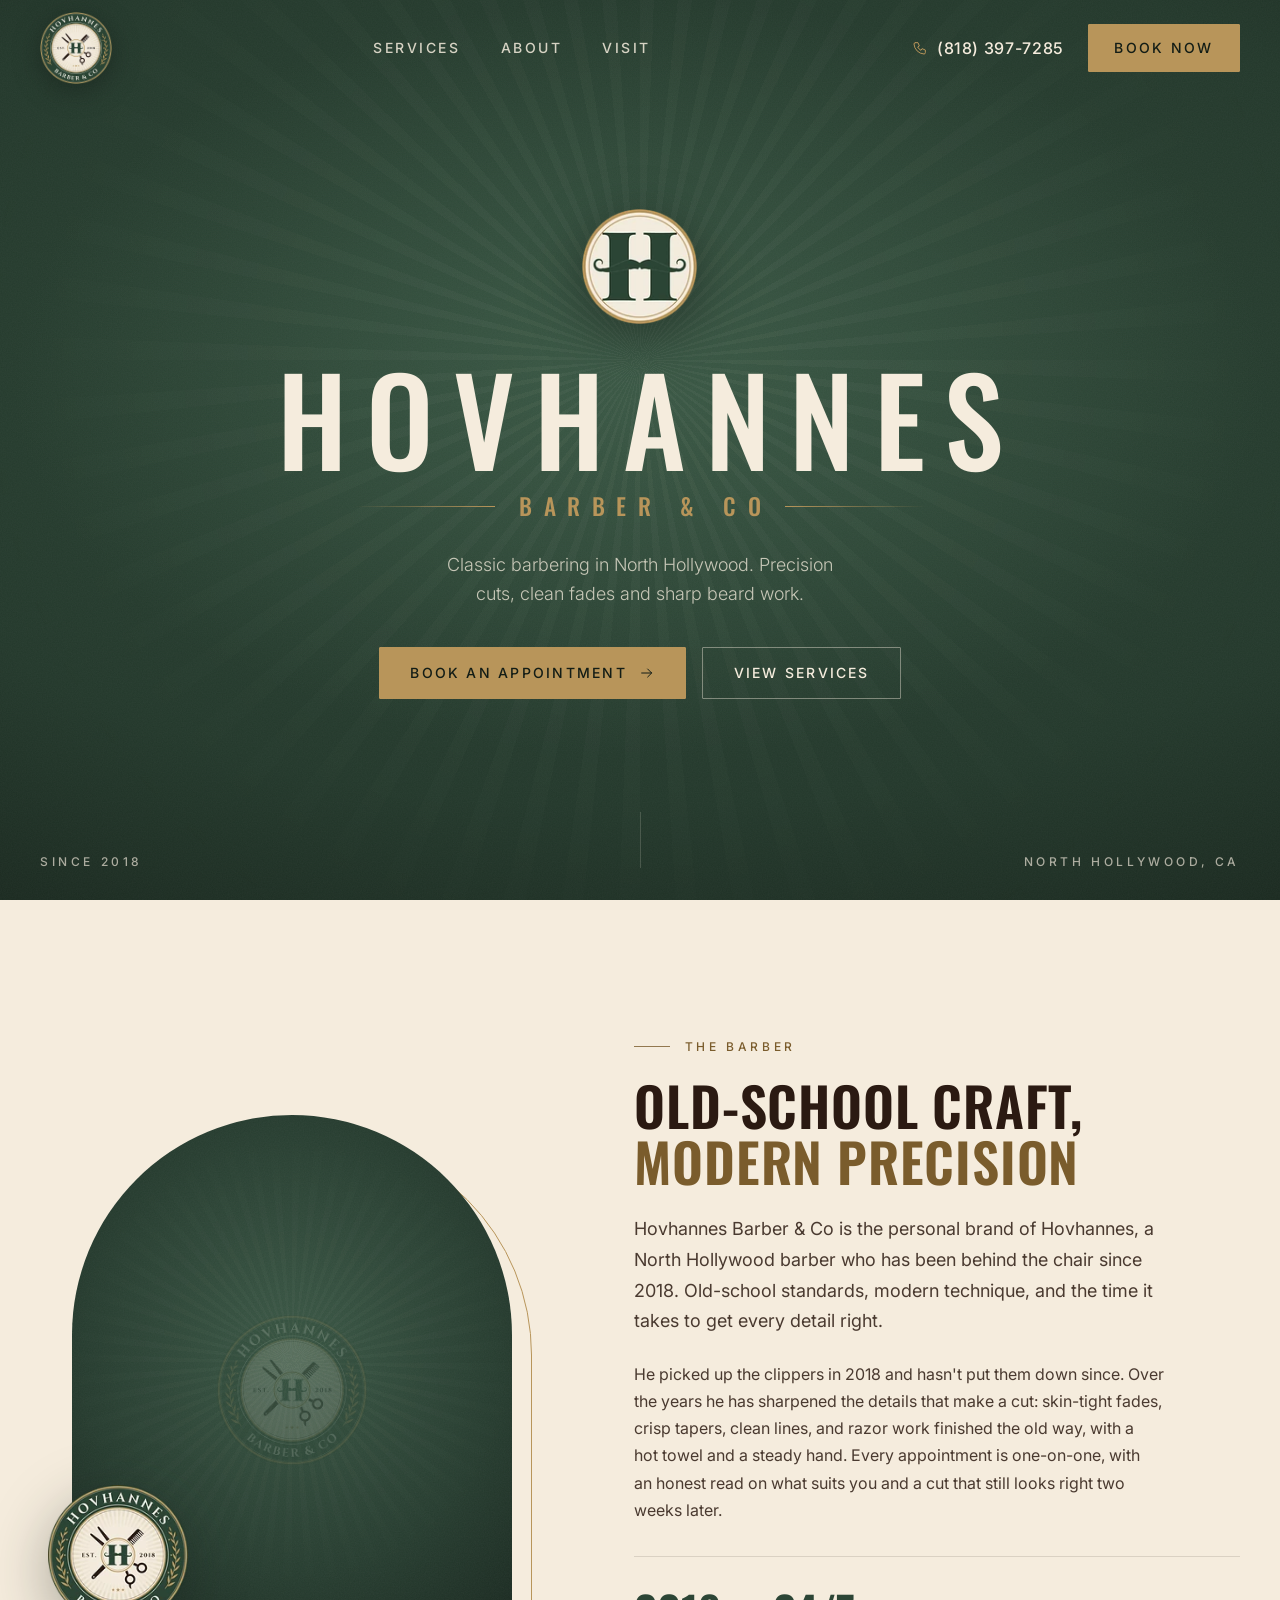
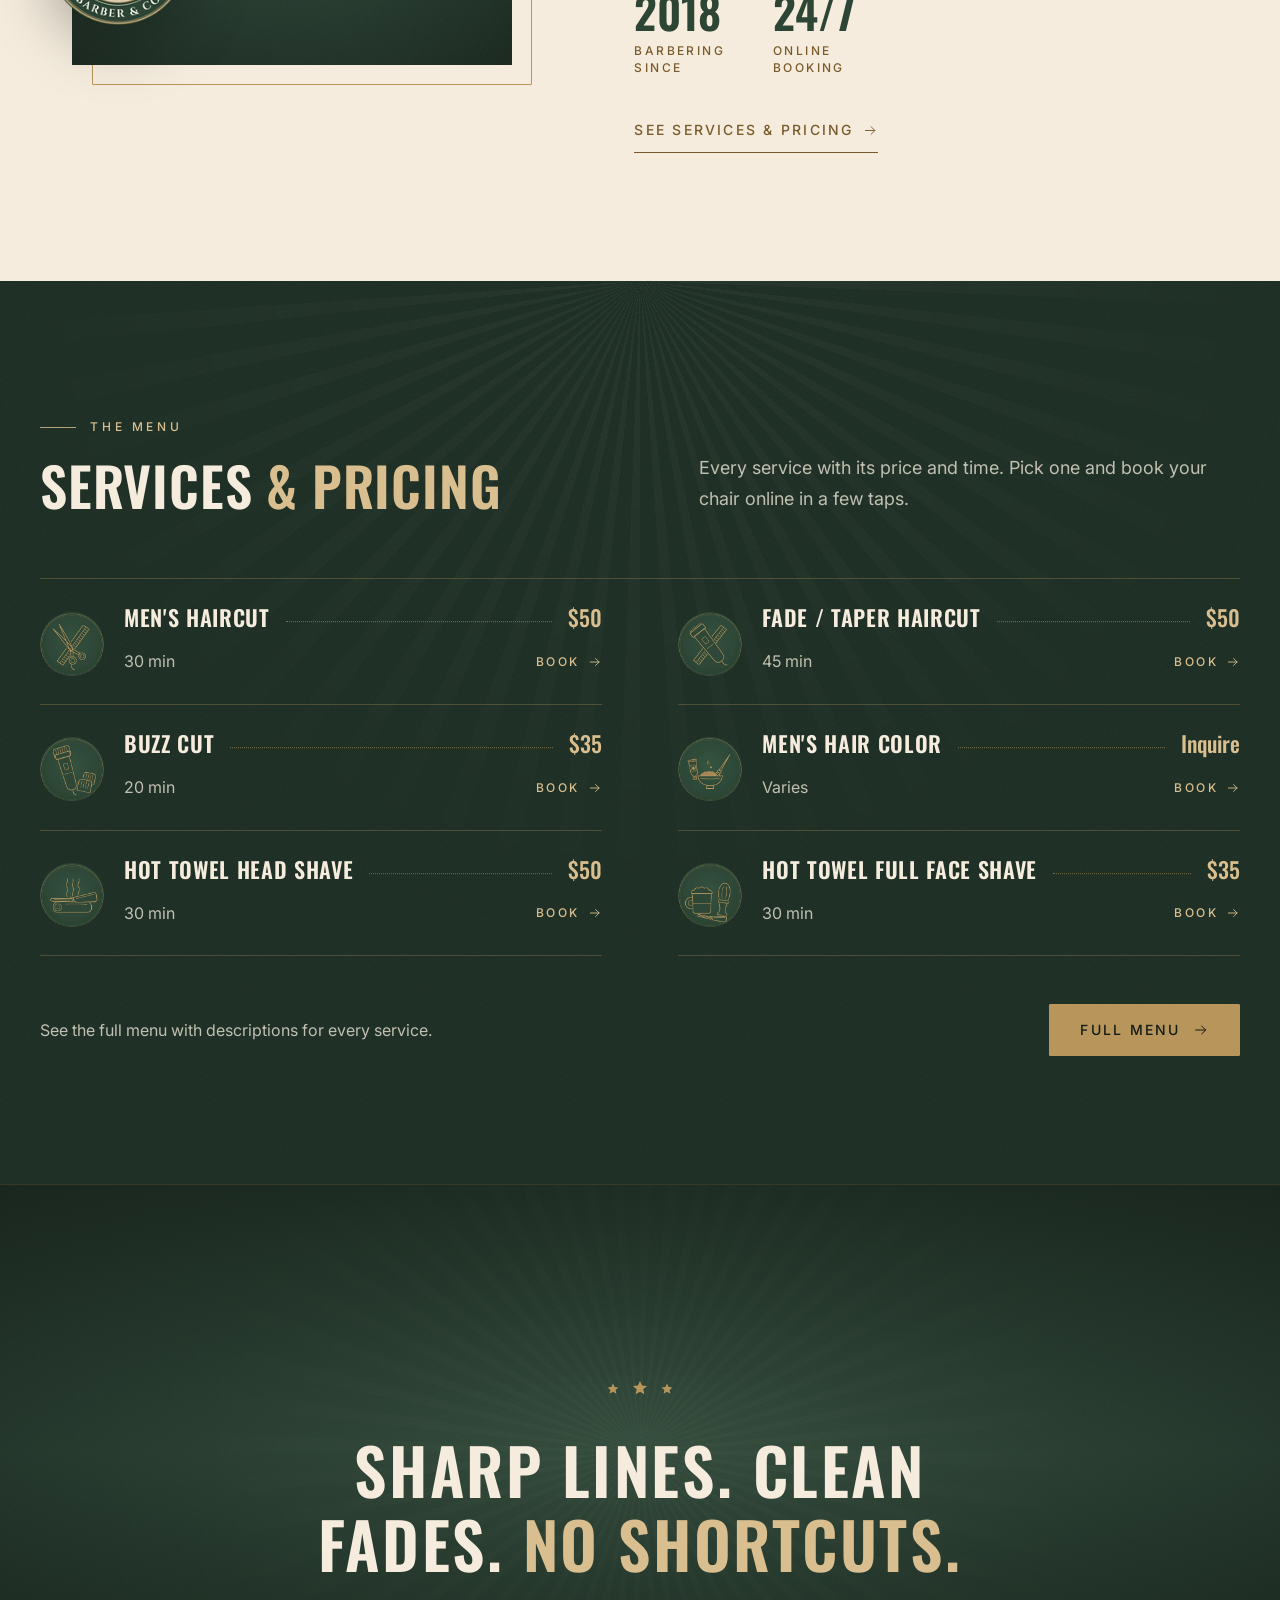
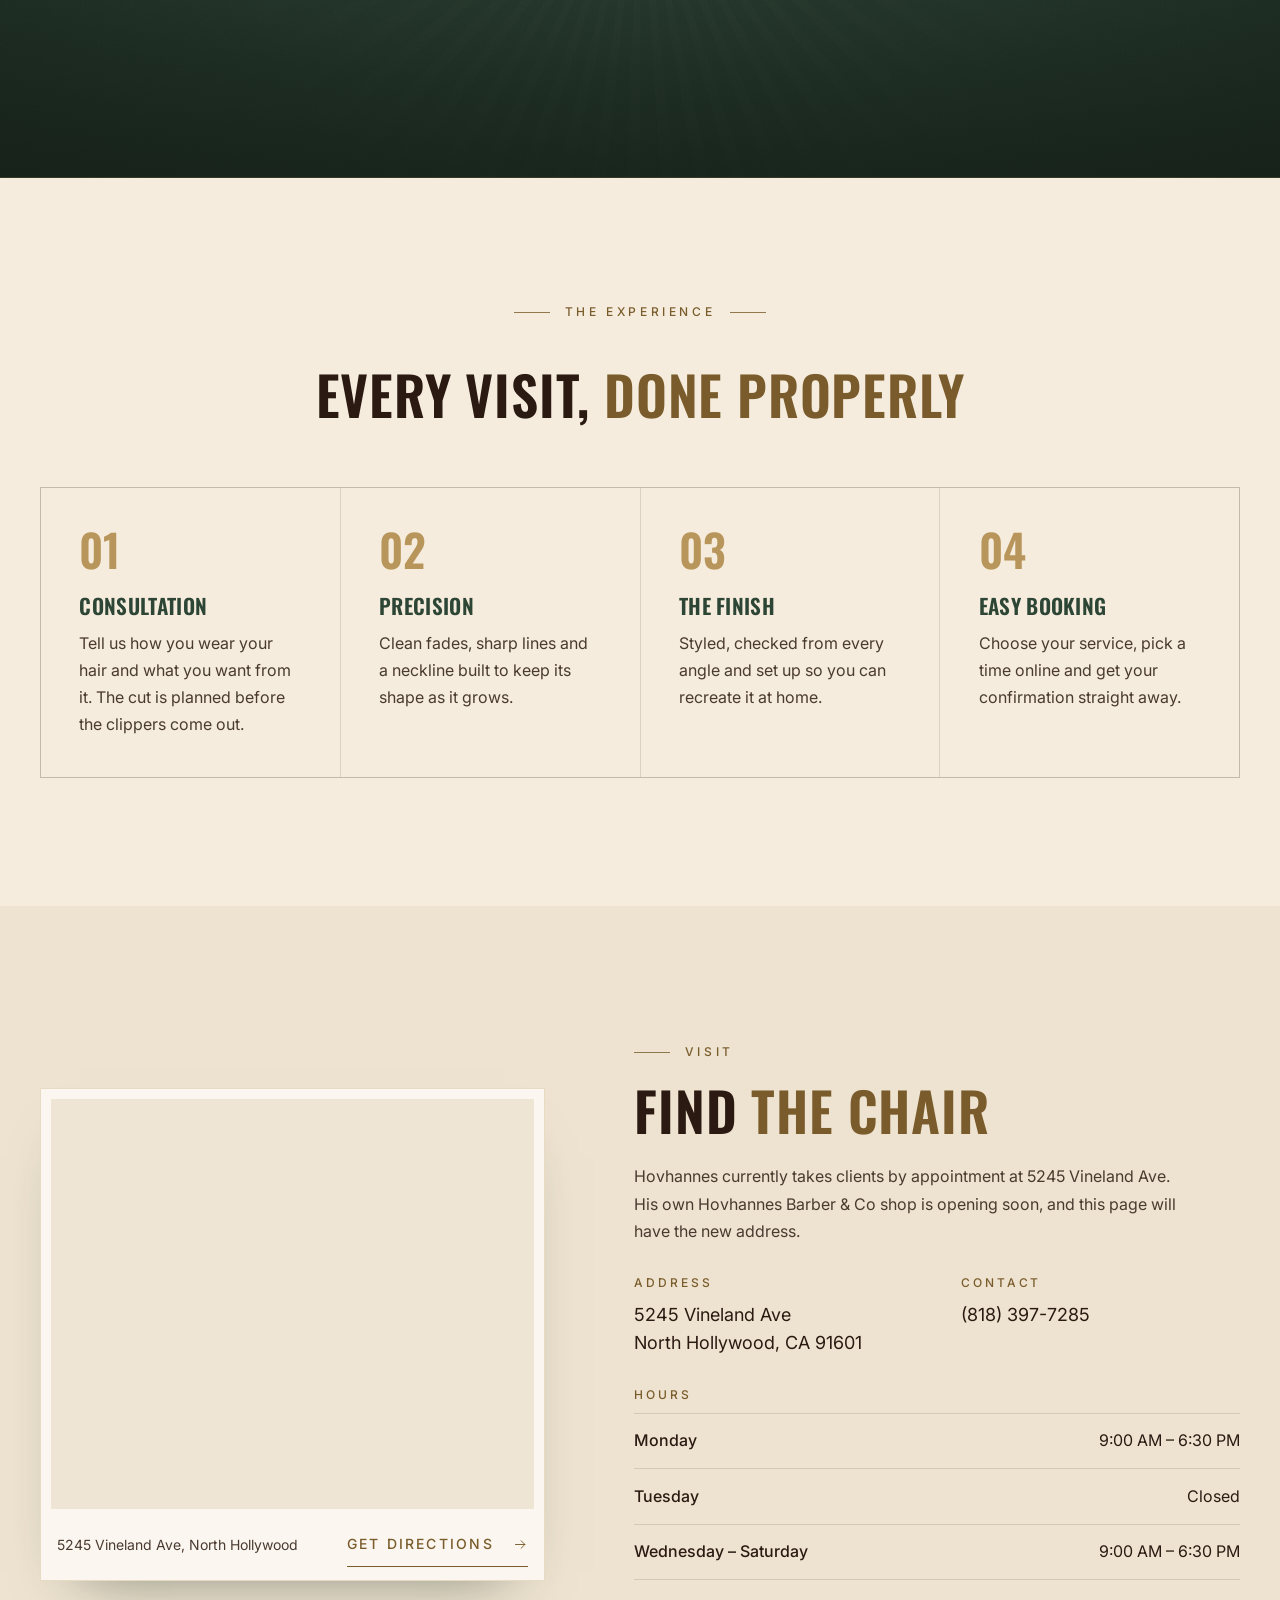
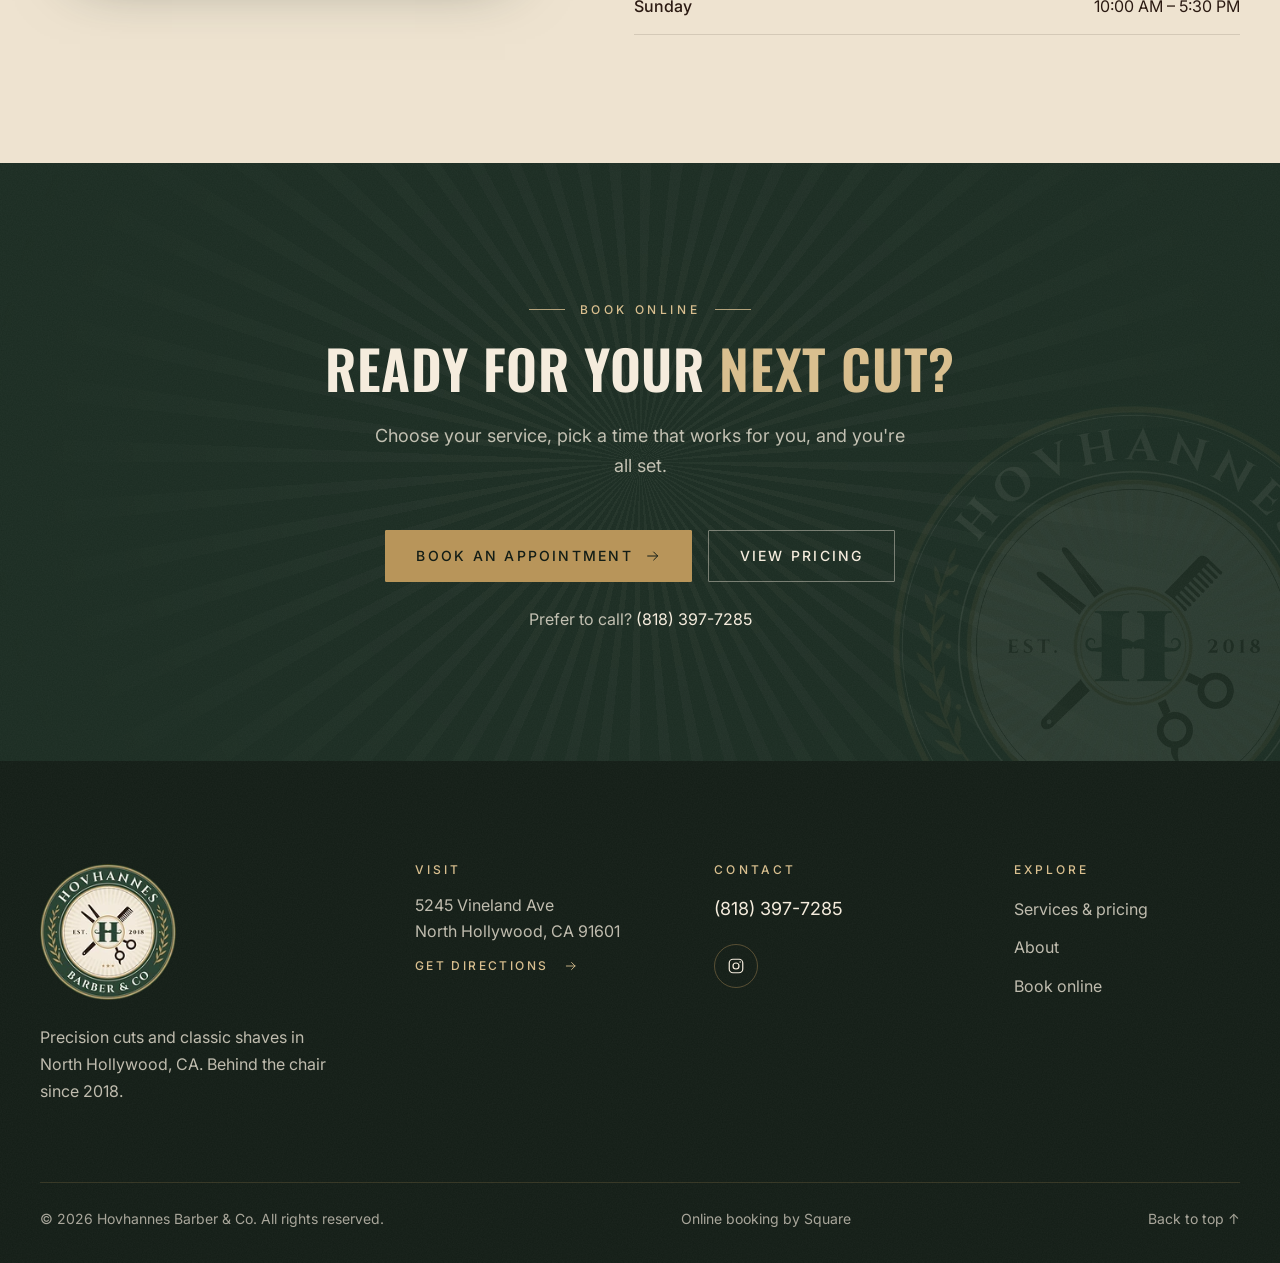
<file: index.html>
<!doctype html>
<html lang="en">
<head>
  <meta charset="utf-8">
  <meta name="viewport" content="width=device-width, initial-scale=1">
  <title>Hovhannes Barber &amp; Co | Barber in North Hollywood, CA</title>
  <meta name="description" content="North Hollywood barber since 2018. Precision haircuts, fades, tapers, men's hair color, hot towel shaves and beard work at 5245 Vineland Ave. Book online.">
  <meta name="theme-color" content="#2C4535">
  <link rel="canonical" href="https://hovhannesbarberco.com/">

  <meta property="og:type" content="website">
  <meta property="og:site_name" content="Hovhannes Barber &amp; Co">
  <meta property="og:title" content="Hovhannes Barber &amp; Co | Barber in North Hollywood, CA">
  <meta property="og:description" content="Precision cuts, clean fades and hot towel shaves in North Hollywood, CA. Book online.">
  <meta property="og:url" content="https://hovhannesbarberco.com/">
  <meta property="og:image" content="https://hovhannesbarberco.com/assets/img/og-image.jpg">
  <meta property="og:image:width" content="1200">
  <meta property="og:image:height" content="630">
  <meta name="twitter:card" content="summary_large_image">

  <link rel="icon" href="favicon.ico" sizes="any">
  <link rel="icon" type="image/png" sizes="32x32" href="assets/img/favicon-32.png">
  <link rel="apple-touch-icon" href="assets/img/apple-touch-icon.png">

  <link rel="preconnect" href="https://fonts.googleapis.com">
  <link rel="preconnect" href="https://fonts.gstatic.com" crossorigin>
  <link rel="stylesheet" href="https://fonts.googleapis.com/css2?family=Inter:wght@300..600&amp;family=Oswald:wght@500..600&amp;display=swap">
  <link rel="stylesheet" href="assets/css/styles.css">
  <script>document.documentElement.classList.add("js");</script>
  <!-- Microsoft Clarity -->
  <script type="text/javascript">
    (function(c,l,a,r,i,t,y){
        c[a]=c[a]||function(){(c[a].q=c[a].q||[]).push(arguments)};
        t=l.createElement(r);t.async=1;t.src="https://www.clarity.ms/tag/"+i;
        y=l.getElementsByTagName(r)[0];y.parentNode.insertBefore(t,y);
    })(window, document, "clarity", "script", "zjbyp3hwio");
  </script>

  <script type="application/ld+json">
  {
    "@context": "https://schema.org",
    "@type": "BarberShop",
    "name": "Hovhannes Barber & Co",
    "description": "North Hollywood barber since 2018: precision haircuts, fades, tapers, men's hair color, hot towel shaves and beard work, by appointment.",
    "url": "https://hovhannesbarberco.com/",
    "logo": "https://hovhannesbarberco.com/assets/img/badge-800.png",
    "image": "https://hovhannesbarberco.com/assets/img/og-image.jpg",
    "telephone": "+1-818-397-7285",
    "priceRange": "$$",
    "founder": { "@type": "Person", "name": "Hovhannes", "jobTitle": "Barber" },
    "address": {
      "@type": "PostalAddress",
      "streetAddress": "5245 Vineland Ave",
      "addressLocality": "North Hollywood",
      "addressRegion": "CA",
      "postalCode": "91601",
      "addressCountry": "US"
    },
    "hasMap": "https://www.google.com/maps/search/?api=1&query=5245+Vineland+Ave%2C+North+Hollywood%2C+CA+91601",
    "openingHours": ["Mo 09:00-18:30", "We-Sa 09:00-18:30", "Su 10:00-17:30"],
    "sameAs": ["https://www.instagram.com/barber_colorist_la/"]
  }
  </script>
</head>
<body>
  <a class="skip-link" href="#main">Skip to content</a>

  <header class="site-header">
    <div class="container site-header__inner">
      <a class="brand" href="/" aria-label="Hovhannes Barber &amp; Co, home">
        <img class="brand__badge" src="assets/img/badge-160.webp" srcset="assets/img/badge-160.webp 160w, assets/img/badge-320.webp 320w" sizes="72px" width="72" height="72" alt="">
      </a>

      <nav class="nav" aria-label="Main">
        <a href="/services">Services</a>
        <a href="#about">About</a>
        <a href="#visit">Visit</a>
      </nav>

      <div class="header-actions">
        <a class="header-phone tel-link" href="tel:+18183977285">
          <svg viewBox="0 0 24 24" fill="none" stroke="currentColor" stroke-width="1.5" stroke-linecap="round" stroke-linejoin="round" aria-hidden="true"><path d="M5 4h4l2 5-2.5 1.5a11 11 0 0 0 5 5L15 13l5 2v4a2 2 0 0 1-2 2A16 16 0 0 1 3 6a2 2 0 0 1 2-2"/></svg>
          (818) 397-7285
        </a>
        <a class="btn btn--gold" href="/services" data-book>Book now</a>
        <button class="menu-toggle" type="button" aria-expanded="false" aria-controls="mobile-nav" aria-label="Open menu">
          <span></span><span></span>
        </button>
      </div>
    </div>
  </header>

  <div class="mobile-nav tex" id="mobile-nav">
    <nav aria-label="Mobile">
      <ul>
        <li><a href="/">Home</a></li>
        <li><a href="/services">Services</a></li>
        <li><a href="#about">About</a></li>
        <li><a href="#visit">Visit</a></li>
      </ul>
    </nav>
    <div class="mobile-nav__foot">
      <a class="btn btn--gold btn--block" href="/services" data-book>Book an appointment</a>
      <div class="mobile-nav__contact">
        <a class="tel-link" href="tel:+18183977285">(818) 397-7285</a>
        <span>5245 Vineland Ave, North Hollywood, CA 91601</span>
      </div>
    </div>
  </div>

  <main id="main">

    <!-- ============ HERO ============ -->
    <section class="hero rays tex on-dark" aria-labelledby="hero-title">
      <div class="container hero__content">
        <img class="hero__mark"
             src="assets/img/monogram-120.webp"
             srcset="assets/img/monogram-120.webp 1x, assets/img/monogram-240.webp 2x, assets/img/monogram-360.webp 3x"
             width="120" height="120" fetchpriority="high" alt="">
        <h1 class="wordmark" id="hero-title">
          <span class="wordmark__name">Hovhannes</span>
          <span class="wordmark__sub"><span>Barber &amp; Co</span></span>
        </h1>
        <p class="hero__sub">Classic barbering in North Hollywood. Precision cuts, clean fades and sharp beard work.</p>
        <div class="hero__actions">
          <a class="btn btn--gold" href="/services" data-book>
            Book an appointment
            <svg viewBox="0 0 24 24" fill="none" stroke="currentColor" stroke-width="1.5" stroke-linecap="round" stroke-linejoin="round" aria-hidden="true"><path d="M4 12h15M13 6l6 6-6 6"/></svg>
          </a>
          <a class="btn btn--ghost" href="/services">View services</a>
        </div>
      </div>
      <div class="container hero__foot" aria-hidden="true">
        <span>Since 2018</span>
        <span class="scroll-cue"></span>
        <span>North Hollywood, CA</span>
      </div>
    </section>

    <!-- ============ ABOUT ============ -->
    <section class="section theme-cream" id="about" aria-labelledby="about-title">
      <div class="container split">
        <div class="frame" data-reveal>
          <div class="slot" data-slot="about-portrait">
            <!-- PHOTO SLOT about-portrait: portrait of Hovhannes at work (vertical, 4:5).
                 Uncomment and set the file name:
            <img src="assets/img/photos/about-portrait.jpg" alt="TODO: describe the photo" loading="lazy">
            -->
            <div class="slot__mark" aria-hidden="true"><span></span></div>
          </div>
          <img class="frame__badge" src="assets/img/badge-320.webp" srcset="assets/img/badge-160.webp 160w, assets/img/badge-320.webp 320w" sizes="140px" width="140" height="140" alt="" loading="lazy">
        </div>

        <div class="about-copy">
          <p class="eyebrow" data-reveal>The Barber</p>
          <h2 class="h2" id="about-title" data-reveal>Old-school craft, <em>modern precision</em></h2>
          <p class="lede" data-reveal>Hovhannes Barber &amp; Co is the personal brand of Hovhannes, a North Hollywood barber who has been behind the chair since 2018. Old-school standards, modern technique, and the time it takes to get every detail right.</p>
          <p class="muted" data-reveal>He picked up the clippers in 2018 and hasn't put them down since. Over the years he has sharpened the details that make a cut: skin-tight fades, crisp tapers, clean lines, and razor work finished the old way, with a hot towel and a steady hand. Every appointment is one-on-one, with an honest read on what suits you and a cut that still looks right two weeks later.</p>
          <div class="facts" data-reveal>
            <div>
              <span class="fact__value">2018</span>
              <span class="fact__label">Barbering<br>since</span>
            </div>
            <div>
              <span class="fact__value">24/7</span>
              <span class="fact__label">Online<br>booking</span>
            </div>
          </div>
          <a class="link-arrow" href="/services" data-reveal>
            See services &amp; pricing
            <svg viewBox="0 0 24 24" fill="none" stroke="currentColor" stroke-width="1.5" stroke-linecap="round" stroke-linejoin="round" aria-hidden="true"><path d="M4 12h15M13 6l6 6-6 6"/></svg>
          </a>
        </div>
      </div>
    </section>

    <!-- ============ MENU PREVIEW ============ -->
    <section class="section theme-deep rays tex" id="services" aria-labelledby="services-title" style="--rays-y: 0%">
      <div class="container">
        <div class="section-head section-head--split">
          <div>
            <p class="eyebrow" data-reveal>The Menu</p>
            <h2 class="h2" id="services-title" data-reveal>Services <em>&amp; Pricing</em></h2>
          </div>
          <p class="lede" data-reveal>Every service with its price and time. Pick one and book your chair online in a few taps.</p>
        </div>

        <ul class="menu-list" id="featured-services" aria-busy="true">
          <li class="skeleton"></li><li class="skeleton"></li>
          <li class="skeleton"></li><li class="skeleton"></li>
        </ul>

        <div class="menu-foot" data-reveal>
          <p>See the full menu with descriptions for every service.</p>
          <a class="btn btn--gold" href="/services">
            Full menu
            <svg viewBox="0 0 24 24" fill="none" stroke="currentColor" stroke-width="1.5" stroke-linecap="round" stroke-linejoin="round" aria-hidden="true"><path d="M4 12h15M13 6l6 6-6 6"/></svg>
          </a>
        </div>
      </div>
    </section>

    <!-- ============ STATEMENT BAND ============ -->
    <section class="band" aria-label="Our approach">
      <div class="slot" data-slot="band-shop">
        <!-- PHOTO SLOT band-shop: wide shot of the shop, the chair, or tools (landscape, 16:9 or wider).
        <img src="assets/img/photos/band-shop.jpg" alt="" loading="lazy">
        -->
      </div>
      <div class="container">
        <div class="ornament" aria-hidden="true" data-reveal><svg viewBox="0 0 24 24" fill="currentColor"><path d="M12 2.5l2.8 6.2 6.7.6-5.1 4.4 1.5 6.6L12 16.9l-5.9 3.4 1.5-6.6-5.1-4.4 6.7-.6z"/></svg><svg viewBox="0 0 24 24" fill="currentColor"><path d="M12 2.5l2.8 6.2 6.7.6-5.1 4.4 1.5 6.6L12 16.9l-5.9 3.4 1.5-6.6-5.1-4.4 6.7-.6z"/></svg><svg viewBox="0 0 24 24" fill="currentColor"><path d="M12 2.5l2.8 6.2 6.7.6-5.1 4.4 1.5 6.6L12 16.9l-5.9 3.4 1.5-6.6-5.1-4.4 6.7-.6z"/></svg></div>
        <p class="band__quote" data-reveal>Sharp lines. Clean fades. <span>No shortcuts.</span></p>
      </div>
    </section>

    <!-- ============ EXPERIENCE ============ -->
    <section class="section theme-cream" id="experience" aria-labelledby="experience-title">
      <div class="container">
        <div class="section-head section-head--center">
          <p class="eyebrow eyebrow--center" data-reveal>The Experience</p>
          <h2 class="h2" id="experience-title" data-reveal>Every visit, <em>done properly</em></h2>
        </div>

        <div class="pillars">
          <article class="pillar" data-reveal>
            <span class="pillar__num" aria-hidden="true">01</span>
            <h3>Consultation</h3>
            <p>Tell us how you wear your hair and what you want from it. The cut is planned before the clippers come out.</p>
          </article>
          <article class="pillar" data-reveal>
            <span class="pillar__num" aria-hidden="true">02</span>
            <h3>Precision</h3>
            <p>Clean fades, sharp lines and a neckline built to keep its shape as it grows.</p>
          </article>
          <article class="pillar" data-reveal>
            <span class="pillar__num" aria-hidden="true">03</span>
            <h3>The Finish</h3>
            <p>Styled, checked from every angle and set up so you can recreate it at home.</p>
          </article>
          <article class="pillar" data-reveal>
            <span class="pillar__num" aria-hidden="true">04</span>
            <h3>Easy Booking</h3>
            <p>Choose your service, pick a time online and get your confirmation straight away.</p>
          </article>
        </div>
      </div>
    </section>

    <!-- ============ GALLERY ============ -->
    <!-- Hidden until real photos arrive. To show it: add the photos below, remove `hidden`,
         and add "Gallery" back to the
         nav, mobile nav and footer links on both pages. -->
    <section class="section theme-green tex" id="gallery" aria-labelledby="gallery-title" hidden>
      <div class="container">
        <div class="section-head section-head--split">
          <div>
            <p class="eyebrow" data-reveal>The Work</p>
            <h2 class="h2" id="gallery-title" data-reveal>Fresh from <em>the chair</em></h2>
          </div>
          <p class="lede" data-reveal>A look at recent cuts. Follow along on Instagram for the latest work.</p>
        </div>

        <!-- PHOTO SLOTS gallery-01 … gallery-05: recent cuts. 01 and 04 are tall (portrait),
             05 is wide (landscape), 02 and 03 are square-ish. Uncomment the <img> in each slot. -->
        <div class="gallery">
          <div class="slot" data-slot="gallery-01" data-reveal>
            <!-- <img src="assets/img/photos/gallery-01.jpg" alt="TODO: describe the cut" loading="lazy"> -->
            <div class="slot__mark" aria-hidden="true"><span></span></div>
            <span class="slot__label" aria-hidden="true">Photo · gallery-01</span>
          </div>
          <div class="slot" data-slot="gallery-02" data-reveal>
            <!-- <img src="assets/img/photos/gallery-02.jpg" alt="TODO: describe the cut" loading="lazy"> -->
            <div class="slot__mark" aria-hidden="true"><span></span></div>
            <span class="slot__label" aria-hidden="true">Photo · gallery-02</span>
          </div>
          <div class="slot" data-slot="gallery-03" data-reveal>
            <!-- <img src="assets/img/photos/gallery-03.jpg" alt="TODO: describe the cut" loading="lazy"> -->
            <div class="slot__mark" aria-hidden="true"><span></span></div>
            <span class="slot__label" aria-hidden="true">Photo · gallery-03</span>
          </div>
          <div class="slot" data-slot="gallery-04" data-reveal>
            <!-- <img src="assets/img/photos/gallery-04.jpg" alt="TODO: describe the cut" loading="lazy"> -->
            <div class="slot__mark" aria-hidden="true"><span></span></div>
            <span class="slot__label" aria-hidden="true">Photo · gallery-04</span>
          </div>
          <div class="slot" data-slot="gallery-05" data-reveal>
            <!-- <img src="assets/img/photos/gallery-05.jpg" alt="TODO: describe the cut" loading="lazy"> -->
            <div class="slot__mark" aria-hidden="true"><span></span></div>
            <span class="slot__label" aria-hidden="true">Photo · gallery-05</span>
          </div>
        </div>

        <div class="gallery-foot" data-reveal>
          <a class="btn btn--ghost" href="https://www.instagram.com/barber_colorist_la/" target="_blank" rel="noopener">
            <svg viewBox="0 0 24 24" fill="none" stroke="currentColor" stroke-width="1.6" aria-hidden="true"><rect x="3" y="3" width="18" height="18" rx="5"/><circle cx="12" cy="12" r="4"/><circle cx="17.5" cy="6.5" r="1" fill="currentColor" stroke="none"/></svg>
            Follow on Instagram<span class="sr-only"> (opens in a new tab)</span>
          </a>
        </div>
      </div>
    </section>

    <!-- ============ VISIT ============ -->
    <section class="section theme-paper" id="visit" aria-labelledby="visit-title">
      <div class="container split">
        <div class="map-frame" data-reveal>
          <iframe
            src="https://www.google.com/maps?q=5245+Vineland+Ave,+North+Hollywood,+CA+91601&amp;output=embed"
            title="Map: Hovhannes Barber &amp; Co, 5245 Vineland Ave, North Hollywood, CA 91601"
            loading="lazy" referrerpolicy="no-referrer-when-downgrade" allowfullscreen></iframe>
          <div class="map-frame__cap">
            <span>5245 Vineland Ave, North Hollywood</span>
            <a class="link-arrow" href="https://www.google.com/maps/search/?api=1&amp;query=5245+Vineland+Ave%2C+North+Hollywood%2C+CA+91601" target="_blank" rel="noopener">
              Get directions<span class="sr-only"> (opens Google Maps in a new tab)</span>
              <svg viewBox="0 0 24 24" fill="none" stroke="currentColor" stroke-width="1.5" stroke-linecap="round" stroke-linejoin="round" aria-hidden="true"><path d="M4 12h15M13 6l6 6-6 6"/></svg>
            </a>
          </div>
        </div>

        <div>
          <p class="eyebrow" data-reveal>Visit</p>
          <h2 class="h2" id="visit-title" data-reveal>Find <em>the chair</em></h2>
          <p class="muted visit-note" data-reveal>Hovhannes currently takes clients by appointment at 5245 Vineland Ave. His own Hovhannes Barber &amp; Co shop is opening soon, and this page will have the new address.</p>

          <div class="info-list">
            <div class="info-block" data-reveal>
              <h3>Address</h3>
              <address>5245 Vineland Ave<br>North Hollywood, CA 91601</address>
            </div>
            <div class="info-block" data-reveal>
              <h3>Contact</h3>
              <p><a class="tel-link" href="tel:+18183977285">(818) 397-7285</a></p>
            </div>
            <div class="info-block info-block--wide" data-reveal>
              <h3>Hours</h3>
              <ul class="hours">
                <li><span>Monday</span><span>9:00 AM – 6:30 PM</span></li>
                <li><span>Tuesday</span><span>Closed</span></li>
                <li><span>Wednesday – Saturday</span><span>9:00 AM – 6:30 PM</span></li>
                <li><span>Sunday</span><span>10:00 AM – 5:30 PM</span></li>
              </ul>
            </div>
          </div>
        </div>
      </div>
    </section>

    <!-- ============ CTA ============ -->
    <section class="section theme-deep rays tex cta" aria-labelledby="cta-title">
      <img class="cta__badge" src="assets/img/badge-480.webp" srcset="assets/img/badge-480.webp 480w, assets/img/badge-800.webp 800w" sizes="(min-width: 768px) 520px, 240px" width="520" height="520" alt="" loading="lazy">
      <div class="container">
        <p class="eyebrow eyebrow--center" data-reveal>Book Online</p>
        <h2 class="h2" id="cta-title" data-reveal>Ready for your <em>next cut?</em></h2>
        <p class="lede" data-reveal>Choose your service, pick a time that works for you, and you're all set.</p>
        <div class="cta__actions" data-reveal>
          <a class="btn btn--gold" href="/services" data-book>
            Book an appointment
            <svg viewBox="0 0 24 24" fill="none" stroke="currentColor" stroke-width="1.5" stroke-linecap="round" stroke-linejoin="round" aria-hidden="true"><path d="M4 12h15M13 6l6 6-6 6"/></svg>
          </a>
          <a class="btn btn--ghost" href="/services">View pricing</a>
        </div>
        <p class="cta__note" data-reveal>Prefer to call? <a class="tel-link" href="tel:+18183977285">(818) 397-7285</a></p>
      </div>
    </section>

  </main>

  <footer class="site-footer tex">
    <div class="container">
      <div class="footer-grid">
        <div class="footer-brand">
          <img src="assets/img/badge-320.webp" srcset="assets/img/badge-160.webp 160w, assets/img/badge-320.webp 320w" sizes="136px" width="136" height="136" alt="Hovhannes Barber &amp; Co logo" loading="lazy">
          <p>Precision cuts and classic shaves in North Hollywood, CA. Behind the chair since 2018.</p>
        </div>
        <div class="footer-col">
          <h2>Visit</h2>
          <address>5245 Vineland Ave<br>North Hollywood, CA 91601</address>
          <a class="footer-dir" href="https://www.google.com/maps/search/?api=1&amp;query=5245+Vineland+Ave%2C+North+Hollywood%2C+CA+91601" target="_blank" rel="noopener">
            Get directions<span class="sr-only"> (opens Google Maps in a new tab)</span>
            <svg viewBox="0 0 24 24" fill="none" stroke="currentColor" stroke-width="1.5" stroke-linecap="round" stroke-linejoin="round" aria-hidden="true"><path d="M4 12h15M13 6l6 6-6 6"/></svg>
          </a>
        </div>
        <div class="footer-col">
          <h2>Contact</h2>
          <ul>
            <li><a class="tel-link" href="tel:+18183977285">(818) 397-7285</a></li>
          </ul>
          <div class="socials">
            <a href="https://www.instagram.com/barber_colorist_la/" target="_blank" rel="noopener" aria-label="Instagram: @barber_colorist_la (opens in a new tab)"><svg viewBox="0 0 24 24" fill="none" stroke="currentColor" stroke-width="1.6" aria-hidden="true"><rect x="3" y="3" width="18" height="18" rx="5"/><circle cx="12" cy="12" r="4"/><circle cx="17.5" cy="6.5" r="1" fill="currentColor" stroke="none"/></svg></a>
          </div>
        </div>
        <div class="footer-col">
          <h2>Explore</h2>
          <ul>
            <li><a href="/services">Services &amp; pricing</a></li>
            <li><a href="#about">About</a></li>
            <li><a href="/services" data-book>Book online</a></li>
          </ul>
        </div>
      </div>
      <div class="footer-bottom">
        <span>© <span data-year>2026</span> Hovhannes Barber &amp; Co. All rights reserved.</span>
        <span>Online booking by Square</span>
        <a href="#main">Back to top ↑</a>
      </div>
    </div>
  </footer>

  <script src="assets/js/config.js"></script>
  <script src="assets/js/main.js"></script>
  <script src="assets/js/services.js"></script>
</body>
</html>
</file>
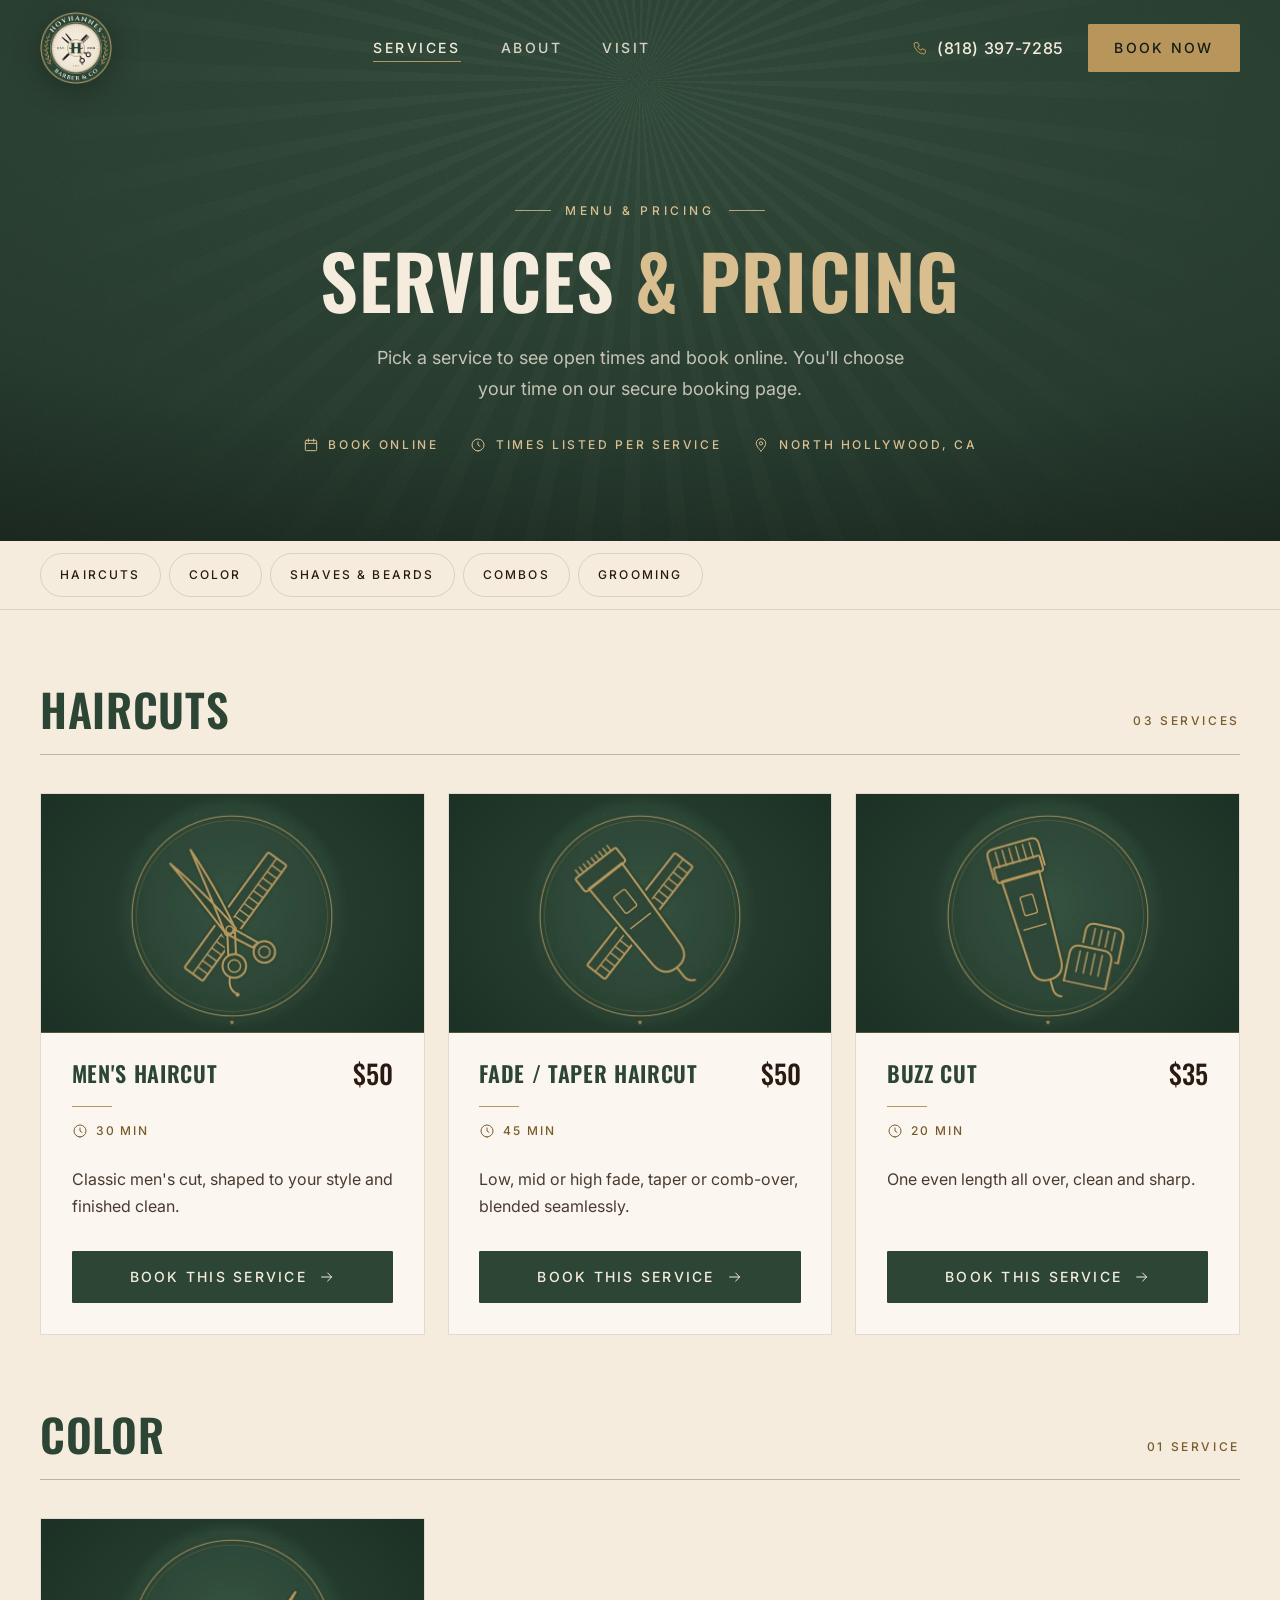
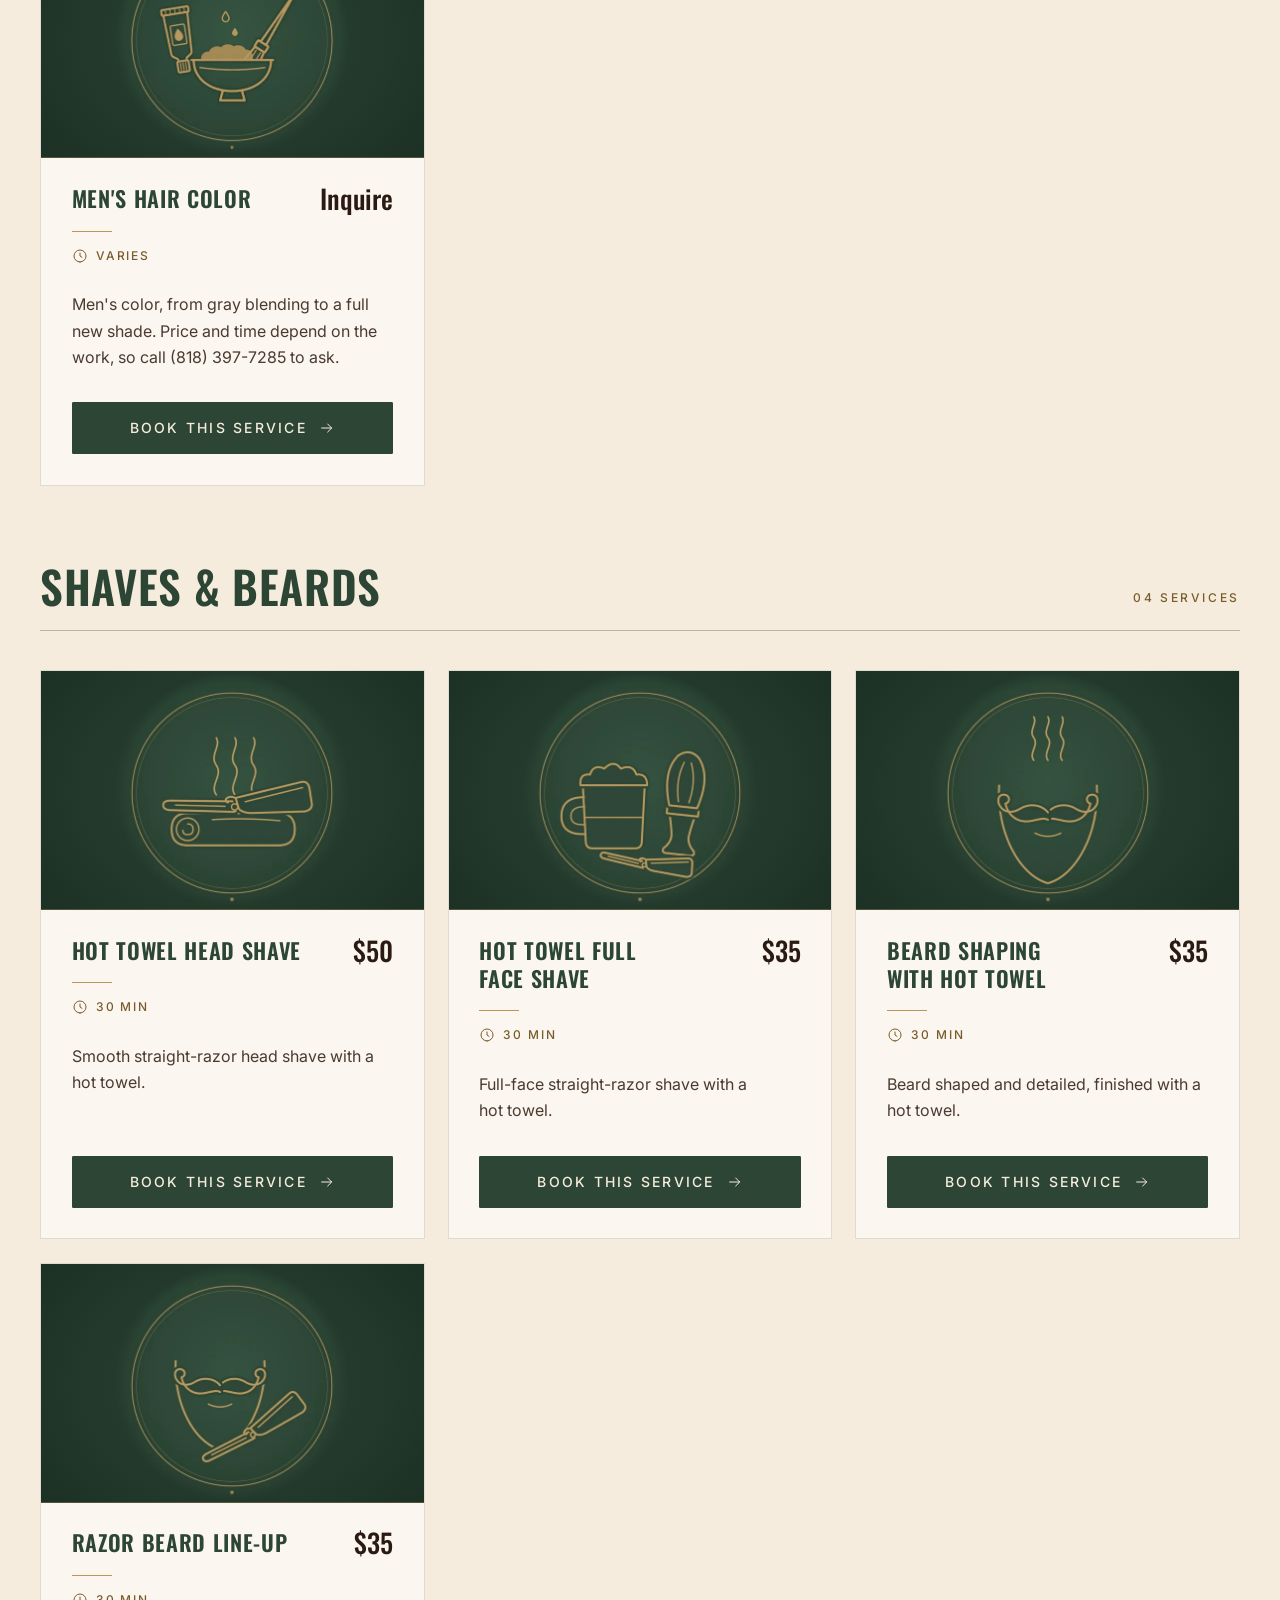
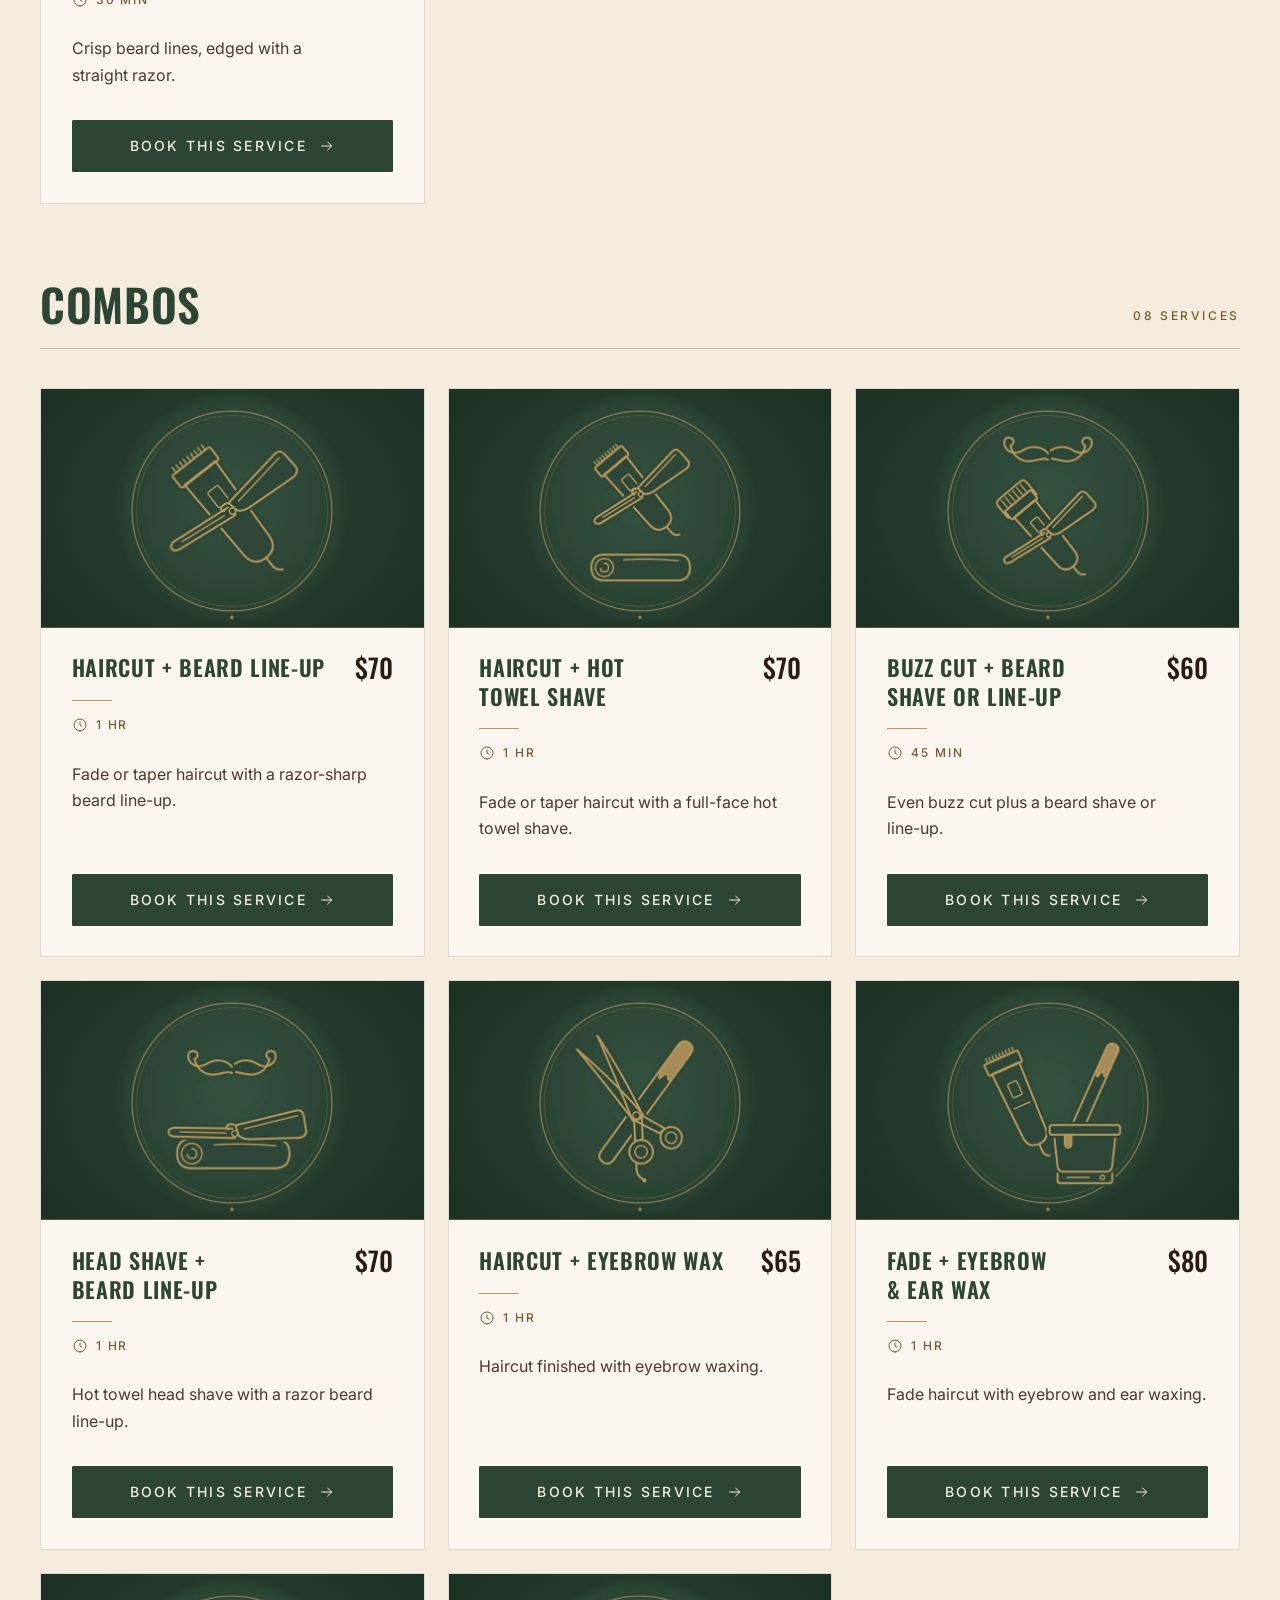
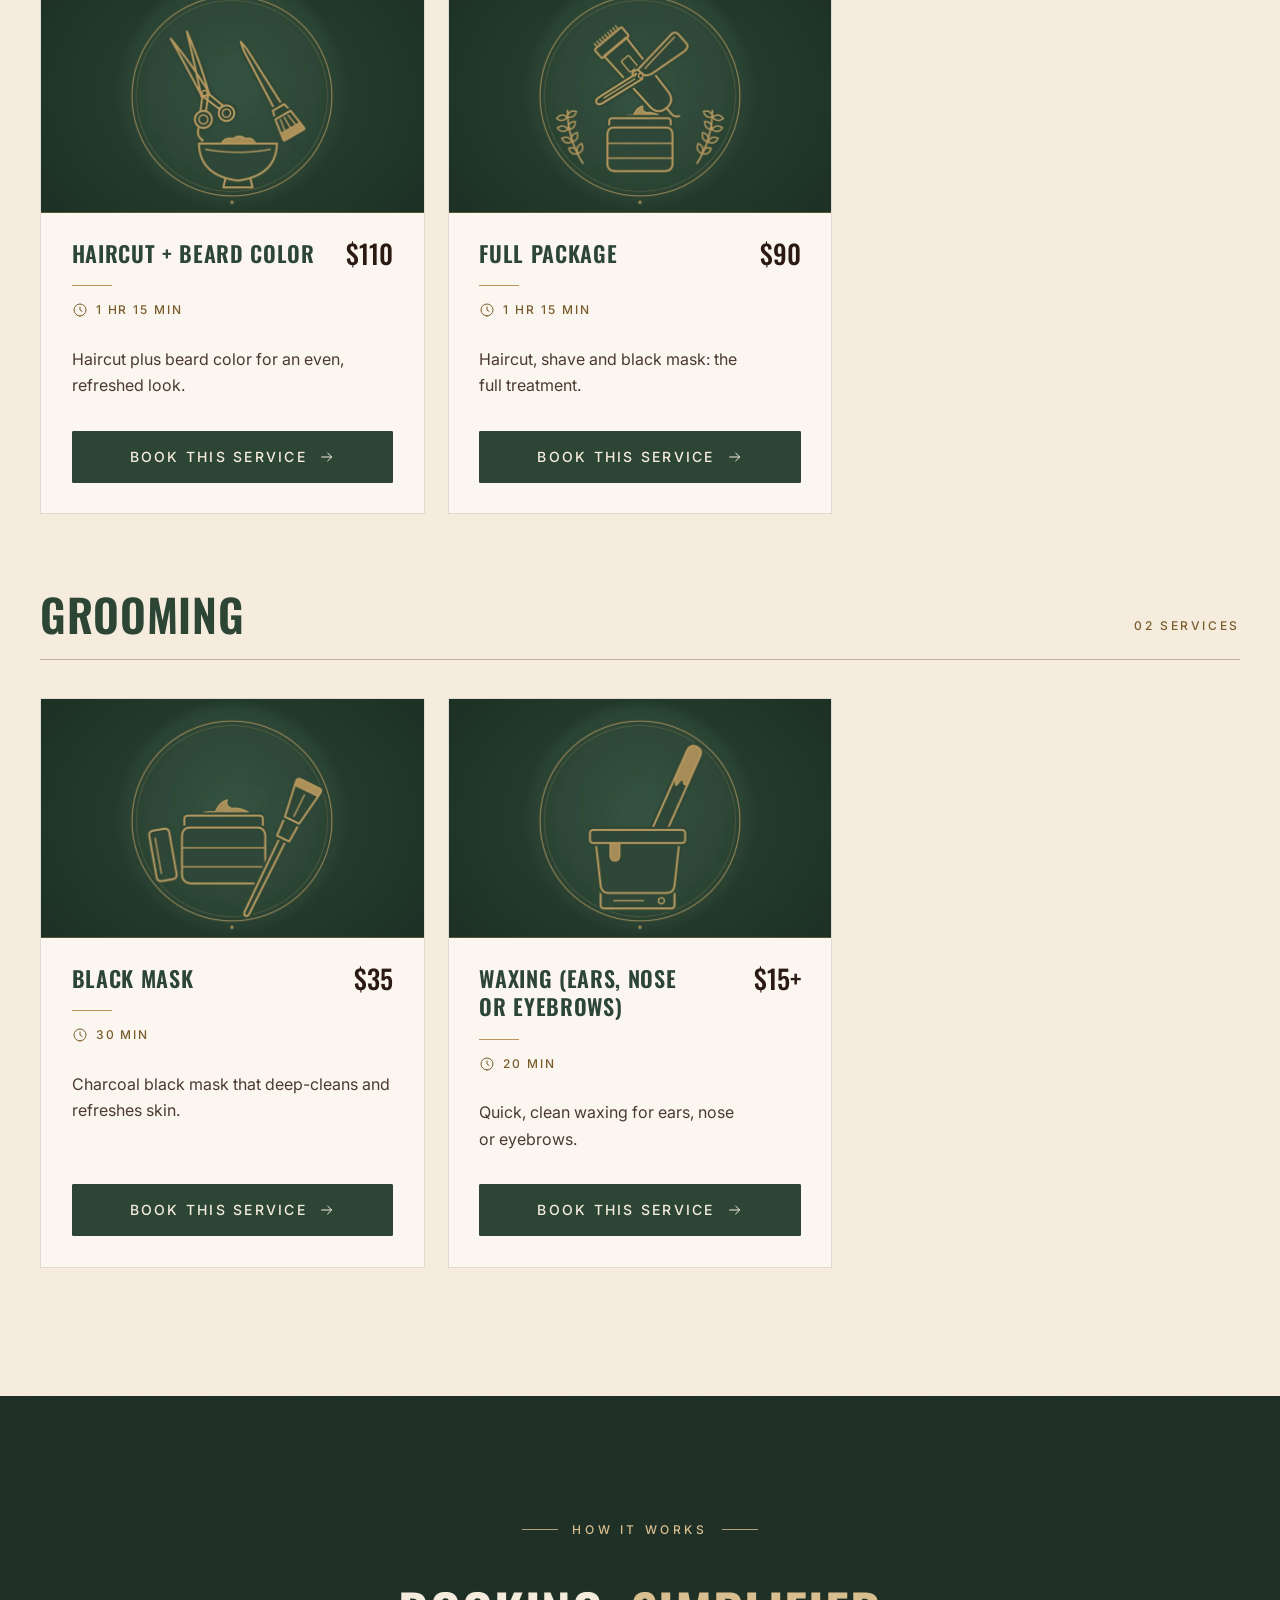
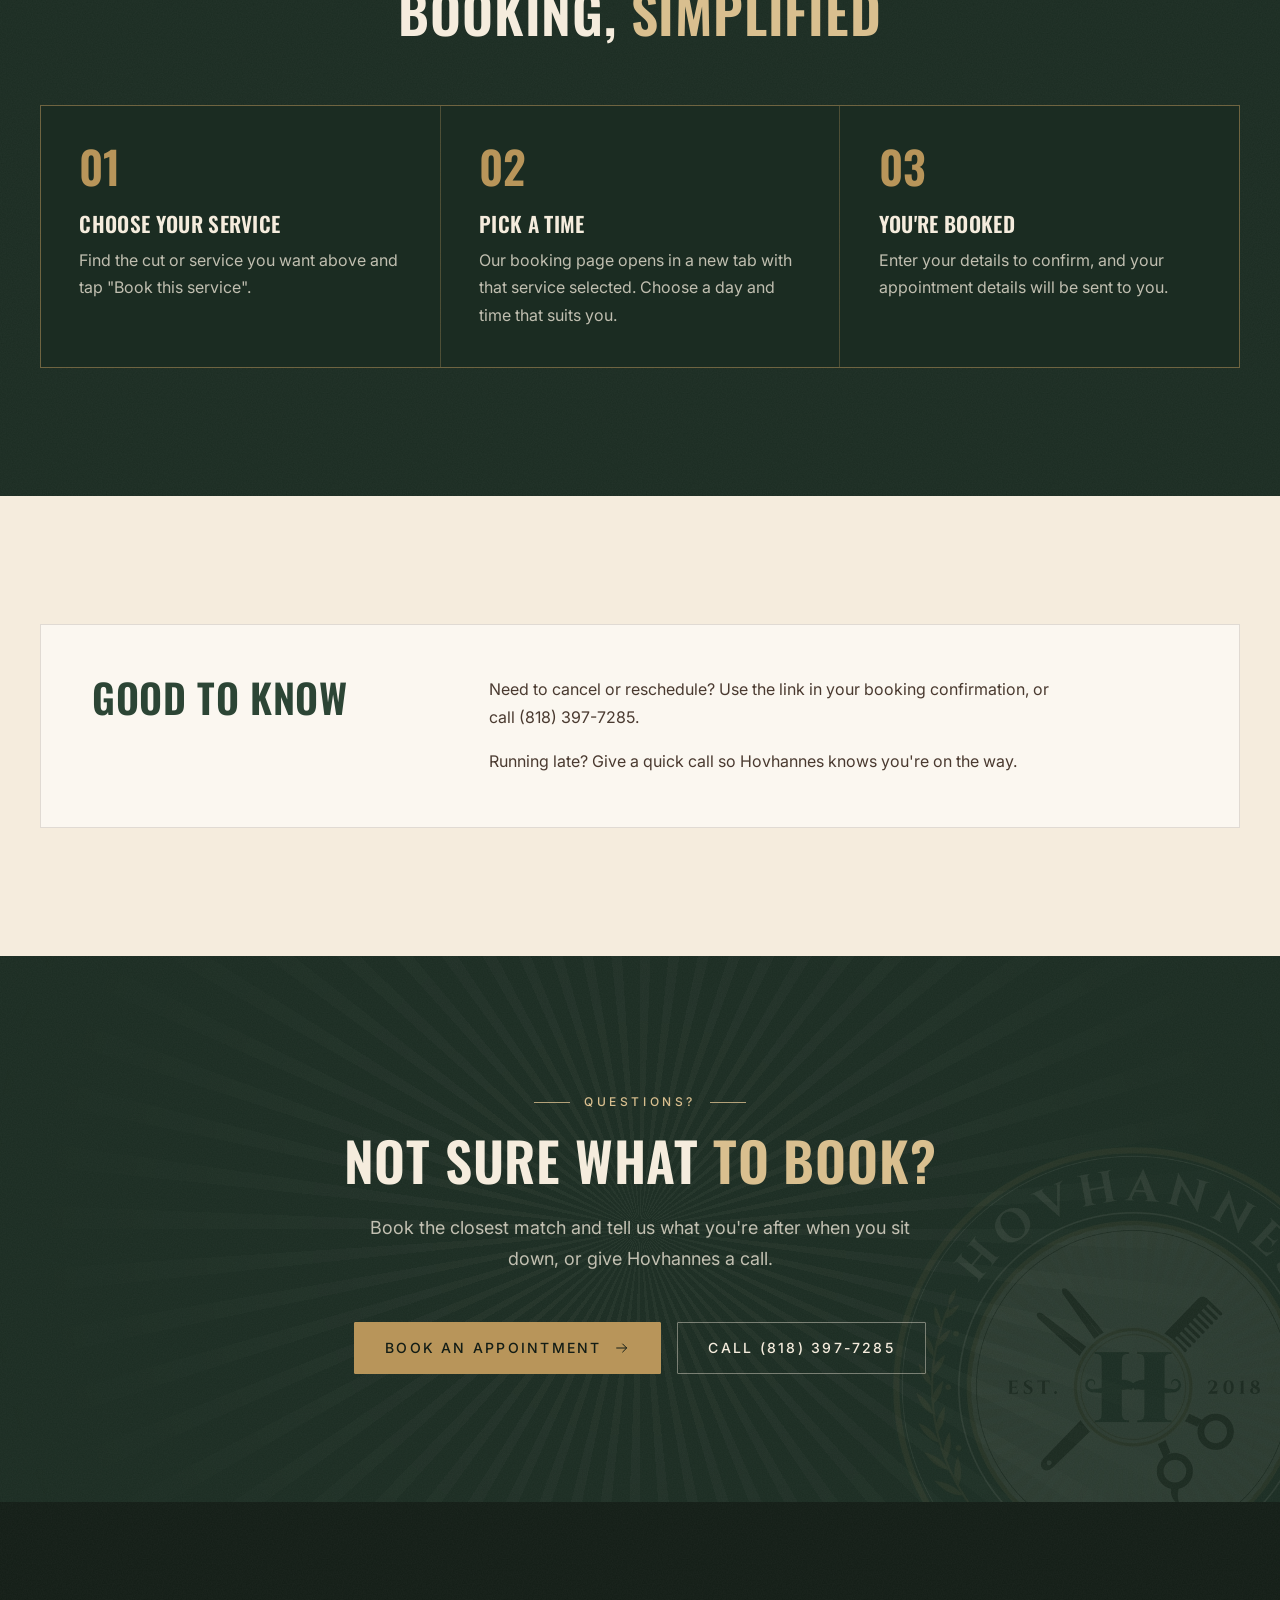
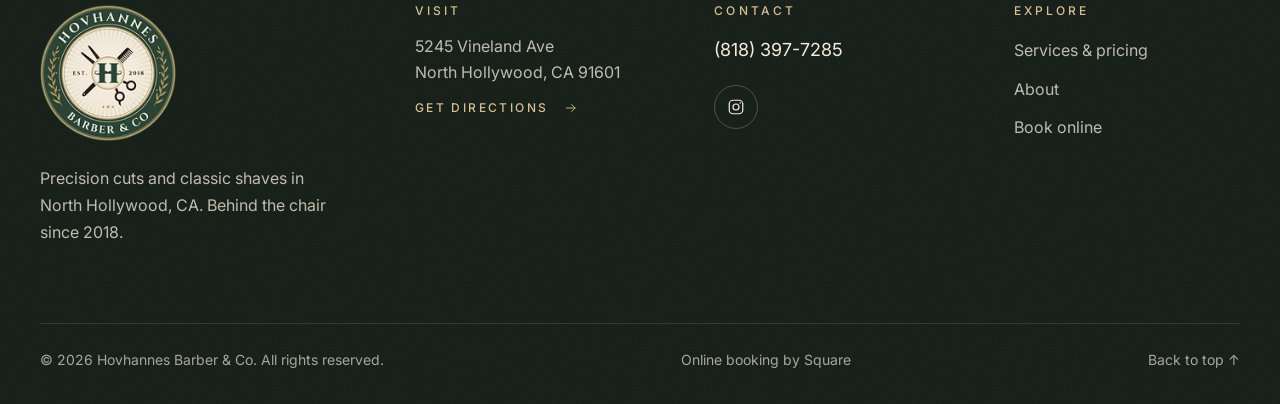
<file: services.html>
<!doctype html>
<html lang="en">
<head>
  <meta charset="utf-8">
  <meta name="viewport" content="width=device-width, initial-scale=1">
  <title>Services &amp; Pricing | Hovhannes Barber &amp; Co, North Hollywood, CA</title>
  <meta name="description" content="Prices and times for haircuts, skin fades, men's hair color, beard trims and shape-ups at Hovhannes Barber &amp; Co in North Hollywood, CA. Book your service online.">
  <meta name="theme-color" content="#2C4535">
  <link rel="canonical" href="https://hovhannesbarberco.com/services">

  <meta property="og:type" content="website">
  <meta property="og:site_name" content="Hovhannes Barber &amp; Co">
  <meta property="og:title" content="Services &amp; Pricing | Hovhannes Barber &amp; Co, North Hollywood, CA">
  <meta property="og:description" content="Prices and times for every service in North Hollywood, CA. Book online.">
  <meta property="og:url" content="https://hovhannesbarberco.com/services">
  <meta property="og:image" content="https://hovhannesbarberco.com/assets/img/og-image.jpg">
  <meta property="og:image:width" content="1200">
  <meta property="og:image:height" content="630">
  <meta name="twitter:card" content="summary_large_image">

  <link rel="icon" href="favicon.ico" sizes="any">
  <link rel="icon" type="image/png" sizes="32x32" href="assets/img/favicon-32.png">
  <link rel="apple-touch-icon" href="assets/img/apple-touch-icon.png">

  <link rel="preconnect" href="https://fonts.googleapis.com">
  <link rel="preconnect" href="https://fonts.gstatic.com" crossorigin>
  <link rel="stylesheet" href="https://fonts.googleapis.com/css2?family=Inter:wght@300..600&amp;family=Oswald:wght@500..600&amp;display=swap">
  <link rel="stylesheet" href="assets/css/styles.css">
  <script>document.documentElement.classList.add("js");</script>
  <!-- Microsoft Clarity -->
  <script type="text/javascript">
    (function(c,l,a,r,i,t,y){
        c[a]=c[a]||function(){(c[a].q=c[a].q||[]).push(arguments)};
        t=l.createElement(r);t.async=1;t.src="https://www.clarity.ms/tag/"+i;
        y=l.getElementsByTagName(r)[0];y.parentNode.insertBefore(t,y);
    })(window, document, "clarity", "script", "zjbyp3hwio");
  </script>
</head>
<body>
  <a class="skip-link" href="#main">Skip to content</a>

  <header class="site-header">
    <div class="container site-header__inner">
      <a class="brand" href="/" aria-label="Hovhannes Barber &amp; Co, home">
        <img class="brand__badge" src="assets/img/badge-160.webp" srcset="assets/img/badge-160.webp 160w, assets/img/badge-320.webp 320w" sizes="72px" width="72" height="72" alt="">
      </a>

      <nav class="nav" aria-label="Main">
        <a href="/services" aria-current="page">Services</a>
        <a href="/#about">About</a>
        <a href="/#visit">Visit</a>
      </nav>

      <div class="header-actions">
        <a class="header-phone tel-link" href="tel:+18183977285">
          <svg viewBox="0 0 24 24" fill="none" stroke="currentColor" stroke-width="1.5" stroke-linecap="round" stroke-linejoin="round" aria-hidden="true"><path d="M5 4h4l2 5-2.5 1.5a11 11 0 0 0 5 5L15 13l5 2v4a2 2 0 0 1-2 2A16 16 0 0 1 3 6a2 2 0 0 1 2-2"/></svg>
          (818) 397-7285
        </a>
        <a class="btn btn--gold" href="#menu" data-book>Book now</a>
        <button class="menu-toggle" type="button" aria-expanded="false" aria-controls="mobile-nav" aria-label="Open menu">
          <span></span><span></span>
        </button>
      </div>
    </div>
  </header>

  <div class="mobile-nav tex" id="mobile-nav">
    <nav aria-label="Mobile">
      <ul>
        <li><a href="/">Home</a></li>
        <li><a href="/services" aria-current="page">Services</a></li>
        <li><a href="/#about">About</a></li>
        <li><a href="/#visit">Visit</a></li>
      </ul>
    </nav>
    <div class="mobile-nav__foot">
      <a class="btn btn--gold btn--block" href="#menu" data-book>Book an appointment</a>
      <div class="mobile-nav__contact">
        <a class="tel-link" href="tel:+18183977285">(818) 397-7285</a>
        <span>5245 Vineland Ave, North Hollywood, CA 91601</span>
      </div>
    </div>
  </div>

  <main id="main">

    <!-- ============ PAGE HERO ============ -->
    <section class="page-hero rays tex on-dark" aria-labelledby="page-title">
      <div class="container">
        <p class="eyebrow eyebrow--center">Menu &amp; Pricing</p>
        <h1 class="h1" id="page-title">Services <em>&amp; Pricing</em></h1>
        <p class="lede">Pick a service to see open times and book online. You'll choose your time on our secure booking page.</p>
        <div class="page-hero__meta">
          <span>
            <svg viewBox="0 0 24 24" fill="none" stroke="currentColor" stroke-width="1.5" stroke-linecap="round" stroke-linejoin="round" aria-hidden="true"><rect x="3.5" y="5" width="17" height="15.5" rx="1.5"/><path d="M3.5 9.5h17M8 3v4M16 3v4"/></svg>
            Book online
          </span>
          <span>
            <svg viewBox="0 0 24 24" fill="none" stroke="currentColor" stroke-width="1.5" stroke-linecap="round" stroke-linejoin="round" aria-hidden="true"><path d="M12 21a9 9 0 1 0 0-18 9 9 0 0 0 0 18z"/><path d="M12 7.5V12l3 2"/></svg>
            Times listed per service
          </span>
          <span>
            <svg viewBox="0 0 24 24" fill="none" stroke="currentColor" stroke-width="1.5" stroke-linecap="round" stroke-linejoin="round" aria-hidden="true"><path d="M12 21s-7-6.2-7-11.5a7 7 0 0 1 14 0C19 14.8 12 21 12 21z"/><circle cx="12" cy="9.5" r="2.5"/></svg>
            North Hollywood, CA
          </span>
        </div>
      </div>
    </section>

    <!-- Category jump links (filled in from the service data) -->
    <nav class="cat-nav" aria-label="Service categories" hidden>
      <div class="container">
        <ul class="cat-nav__list" id="cat-nav-list"></ul>
      </div>
    </nav>

    <!-- ============ FULL MENU (rendered from data/services.json) ============ -->
    <div class="theme-cream">
      <div class="container menu" id="menu" aria-busy="true" tabindex="-1">
        <div class="menu-cat">
          <div class="cards">
            <div class="skeleton"></div><div class="skeleton"></div><div class="skeleton"></div>
          </div>
        </div>
      </div>
    </div>

    <!-- ============ HOW BOOKING WORKS ============ -->
    <section class="section theme-deep tex" id="how-booking-works" aria-labelledby="how-title">
      <div class="container">
        <div class="section-head section-head--center">
          <p class="eyebrow eyebrow--center" data-reveal>How it works</p>
          <h2 class="h2" id="how-title" data-reveal>Booking, <em>simplified</em></h2>
        </div>
        <ol class="steps">
          <li class="step" data-reveal>
            <span class="step__num" aria-hidden="true">01</span>
            <h3>Choose your service</h3>
            <p>Find the cut or service you want above and tap "Book this service".</p>
          </li>
          <li class="step" data-reveal>
            <span class="step__num" aria-hidden="true">02</span>
            <h3>Pick a time</h3>
            <p>Our booking page opens in a new tab with that service selected. Choose a day and time that suits you.</p>
          </li>
          <li class="step" data-reveal>
            <span class="step__num" aria-hidden="true">03</span>
            <h3>You're booked</h3>
            <p>Enter your details to confirm, and your appointment details will be sent to you.</p>
          </li>
        </ol>
      </div>
    </section>

    <!-- ============ POLICY ============ -->
    <section class="section theme-cream" aria-labelledby="policy-title">
      <div class="container">
        <div class="policy" data-reveal>
          <h2 id="policy-title">Good to know</h2>
          <div class="muted">
            <p>Need to cancel or reschedule? Use the link in your booking confirmation, or call <a class="tel-link" href="tel:+18183977285">(818) 397-7285</a>.</p>
            <p>Running late? Give a quick call so Hovhannes knows you're on the way.</p>
          </div>
        </div>
      </div>
    </section>

    <!-- ============ CTA ============ -->
    <section class="section theme-deep rays tex cta" aria-labelledby="cta-title">
      <img class="cta__badge" src="assets/img/badge-480.webp" srcset="assets/img/badge-480.webp 480w, assets/img/badge-800.webp 800w" sizes="(min-width: 768px) 520px, 240px" width="520" height="520" alt="" loading="lazy">
      <div class="container">
        <p class="eyebrow eyebrow--center" data-reveal>Questions?</p>
        <h2 class="h2" id="cta-title" data-reveal>Not sure what <em>to book?</em></h2>
        <p class="lede" data-reveal>Book the closest match and tell us what you're after when you sit down, or give Hovhannes a call.</p>
        <div class="cta__actions" data-reveal>
          <a class="btn btn--gold" href="#menu" data-book>
            Book an appointment
            <svg viewBox="0 0 24 24" fill="none" stroke="currentColor" stroke-width="1.5" stroke-linecap="round" stroke-linejoin="round" aria-hidden="true"><path d="M4 12h15M13 6l6 6-6 6"/></svg>
          </a>
          <a class="btn btn--ghost" href="tel:+18183977285">Call (818) 397-7285</a>
        </div>
      </div>
    </section>

  </main>

  <footer class="site-footer tex">
    <div class="container">
      <div class="footer-grid">
        <div class="footer-brand">
          <img src="assets/img/badge-320.webp" srcset="assets/img/badge-160.webp 160w, assets/img/badge-320.webp 320w" sizes="136px" width="136" height="136" alt="Hovhannes Barber &amp; Co logo" loading="lazy">
          <p>Precision cuts and classic shaves in North Hollywood, CA. Behind the chair since 2018.</p>
        </div>
        <div class="footer-col">
          <h2>Visit</h2>
          <address>5245 Vineland Ave<br>North Hollywood, CA 91601</address>
          <a class="footer-dir" href="https://www.google.com/maps/search/?api=1&amp;query=5245+Vineland+Ave%2C+North+Hollywood%2C+CA+91601" target="_blank" rel="noopener">
            Get directions<span class="sr-only"> (opens Google Maps in a new tab)</span>
            <svg viewBox="0 0 24 24" fill="none" stroke="currentColor" stroke-width="1.5" stroke-linecap="round" stroke-linejoin="round" aria-hidden="true"><path d="M4 12h15M13 6l6 6-6 6"/></svg>
          </a>
        </div>
        <div class="footer-col">
          <h2>Contact</h2>
          <ul>
            <li><a class="tel-link" href="tel:+18183977285">(818) 397-7285</a></li>
          </ul>
          <div class="socials">
            <a href="https://www.instagram.com/barber_colorist_la/" target="_blank" rel="noopener" aria-label="Instagram: @barber_colorist_la (opens in a new tab)"><svg viewBox="0 0 24 24" fill="none" stroke="currentColor" stroke-width="1.6" aria-hidden="true"><rect x="3" y="3" width="18" height="18" rx="5"/><circle cx="12" cy="12" r="4"/><circle cx="17.5" cy="6.5" r="1" fill="currentColor" stroke="none"/></svg></a>
          </div>
        </div>
        <div class="footer-col">
          <h2>Explore</h2>
          <ul>
            <li><a href="/services">Services &amp; pricing</a></li>
            <li><a href="/#about">About</a></li>
            <li><a href="#menu" data-book>Book online</a></li>
          </ul>
        </div>
      </div>
      <div class="footer-bottom">
        <span>© <span data-year>2026</span> Hovhannes Barber &amp; Co. All rights reserved.</span>
        <span>Online booking by Square</span>
        <a href="#main">Back to top ↑</a>
      </div>
    </div>
  </footer>

  <script src="assets/js/config.js"></script>
  <script src="assets/js/main.js"></script>
  <script src="assets/js/services.js"></script>
</body>
</html>
</file>
<file: assets/css/styles.css>
/* ==========================================================================
   Hovhannes Barber & Co
   Palette sampled from the logo:
     forest green #2C4535 · gold #B8955A · cream #F5ECDD · brown #2B1A12
   Contrast rules: gold (#B8955A) is for large type, rules and ornaments only.
   Small text: brown on cream, cream on green, --gold-200 on green,
   --gold-ink on cream. All text pairs used here are >= 4.5:1.
   ========================================================================== */

:root {
  /* ---- Color tokens ---- */
  --green-950: #131d16;
  --green-900: #1b2c22;
  --green-800: #23382b;
  --green: #2c4535;
  --green-600: #3b5a47;

  --gold: #b8955a;
  --gold-200: #d9bf8f;     /* gold for small text on green (5.9:1) */
  --gold-ink: #7a5c2c;     /* gold for small text on cream (5.3:1) */

  --cream-50: #fbf7f0;
  --cream: #f5ecdd;
  --cream-200: #eee3d0;

  --brown: #2b1a12;
  --brown-700: #4a3a30;

  --on-green: #f5ecdd;
  --on-green-muted: rgba(245, 236, 221, 0.76);
  --line-gold: rgba(184, 149, 90, 0.3);
  --line-dark: rgba(43, 26, 18, 0.13);

  /* ---- Type tokens ----
     Display: Oswald (condensed grotesk), uppercase, 600 for headings / 500 for prices.
     Body/UI: Inter. */
  --font-display: "Oswald", "Arial Narrow", sans-serif;
  --font-sans: "Inter", system-ui, -apple-system, "Segoe UI", Roboto, sans-serif;

  --fs-12: 0.75rem;
  --fs-14: 0.875rem;
  --fs-16: 1rem;
  --fs-18: 1.125rem;
  --fs-20: 1.25rem;
  --fs-24: 1.5rem;
  --fs-h3: clamp(1.32rem, 1.65vw, 1.5rem);
  --fs-h2: clamp(2.15rem, 4.2vw, 3.4rem);
  --fs-h1: clamp(2.6rem, 6.2vw, 4.65rem);

  /* ---- Spacing (8px rhythm) ---- */
  --sp-1: 0.5rem;
  --sp-2: 1rem;
  --sp-3: 1.5rem;
  --sp-4: 2rem;
  --sp-6: 3rem;
  --sp-8: 4rem;
  --gutter: clamp(1rem, 4vw, 2.5rem);
  --max: 1200px;
  --section-y: clamp(4.5rem, 10vw, 8rem);

  /* ---- Layout / motion / layers ---- */
  --header-h: 84px;
  --logo: 60px;
  --dur-fast: 0.2s;
  --dur-base: 0.3s;
  --dur-reveal: 0.8s;
  /* Gentle ease-out for scroll reveals: --ease puts 64% of the motion in the
     first fifth, which reads as a jump on a phone. This one eases in evenly. */
  --ease-reveal: cubic-bezier(0.25, 0.46, 0.45, 0.94);
  --ease: cubic-bezier(0.2, 0.7, 0.2, 1);
  --z-sticky: 20;
  --z-overlay: 40;
  --z-header: 50;

  --grain: url("data:image/svg+xml,%3Csvg xmlns='http://www.w3.org/2000/svg' width='180' height='180'%3E%3Cfilter id='n'%3E%3CfeTurbulence type='fractalNoise' baseFrequency='.8' numOctaves='3' stitchTiles='stitch'/%3E%3CfeColorMatrix values='0 0 0 0 1 0 0 0 0 1 0 0 0 0 1 0 0 0 .55 0'/%3E%3C/filter%3E%3Crect width='100%25' height='100%25' filter='url(%23n)'/%3E%3C/svg%3E");
}

@media (min-width: 1024px) {
  :root { --header-h: 96px; --logo: 72px; }
}

/* ---------- Base ---------- */

*, *::before, *::after { box-sizing: border-box; }

html {
  -webkit-text-size-adjust: 100%;
  scroll-behavior: smooth;
  scroll-padding-top: calc(var(--header-h) + 1rem);
}

body {
  margin: 0;
  background: var(--cream);
  color: var(--brown);
  font-family: var(--font-sans);
  font-size: var(--fs-16);
  font-weight: 400;
  line-height: 1.7;
  -webkit-font-smoothing: antialiased;
  -moz-osx-font-smoothing: grayscale;
  text-rendering: optimizeLegibility;
  overflow-x: clip;
}

img, svg, iframe { display: block; max-width: 100%; }
a { color: inherit; }
a, button, [role="button"] { cursor: pointer; touch-action: manipulation; }
p { margin: 0 0 1.1em; text-wrap: pretty; }
p:last-child { margin-bottom: 0; }
h1, h2, h3, h4 {
  margin: 0;
  font-family: var(--font-display);
  font-weight: 600;
  line-height: 1.06;
  letter-spacing: 0.015em;
  text-transform: uppercase;
  text-wrap: balance;
}
ul, ol { margin: 0; padding: 0; list-style: none; }
address { font-style: normal; }
button { font: inherit; }

::selection { background: var(--gold); color: var(--green-950); }

:focus-visible {
  outline: 2px solid var(--gold);
  outline-offset: 3px;
}

.sr-only {
  position: absolute !important;
  width: 1px; height: 1px;
  padding: 0; margin: -1px;
  overflow: hidden; clip: rect(0, 0, 0, 0);
  white-space: nowrap; border: 0;
}

.skip-link {
  position: absolute;
  left: 1rem; top: -100px;
  z-index: 100;
  padding: 0.75rem 1.25rem;
  background: var(--gold);
  color: var(--green-950);
  font-weight: 600;
  text-decoration: none;
}
.skip-link:focus { top: 1rem; }

.container {
  width: min(100% - 2 * var(--gutter), var(--max));
  margin-inline: auto;
}

.section { padding-block: var(--section-y); position: relative; }

/* Themes */
.theme-green { background: var(--green); color: var(--on-green); }
.theme-deep { background: var(--green-900); color: var(--on-green); }
.theme-cream { background: var(--cream); color: var(--brown); }
.theme-paper { background: var(--cream-200); color: var(--brown); }

/* Texture: film grain on dark surfaces */
.tex { position: relative; isolation: isolate; }
.tex::after {
  content: "";
  position: absolute;
  inset: 0;
  z-index: -1;
  background-image: var(--grain);
  opacity: 0.07;
  pointer-events: none;
}

/* Sunburst rays, borrowed from the badge */
.rays { overflow: hidden; }
.rays::before {
  content: "";
  position: absolute;
  z-index: -1;
  left: 50%; top: var(--rays-y, 50%);
  width: max(180vmax, 1600px);
  aspect-ratio: 1;
  translate: -50% -50%;
  background: repeating-conic-gradient(from 0deg, rgba(245, 236, 221, 0.045) 0deg 2.2deg, transparent 2.2deg 6deg);
  -webkit-mask-image: radial-gradient(circle at 50% 50%, #000 0%, rgba(0, 0, 0, 0.55) 18%, transparent 42%);
  mask-image: radial-gradient(circle at 50% 50%, #000 0%, rgba(0, 0, 0, 0.55) 18%, transparent 42%);
  pointer-events: none;
}

/* ---------- Typography ---------- */

.eyebrow {
  display: inline-flex;
  align-items: center;
  gap: 0.9rem;
  margin: 0 0 var(--sp-3);
  font: 500 var(--fs-12)/1 var(--font-sans);
  letter-spacing: 0.3em;
  text-transform: uppercase;
  color: var(--gold-ink);
}
.eyebrow::before {
  content: "";
  width: 2.25rem;
  height: 1px;
  background: currentColor;
  opacity: 0.8;
}
.eyebrow--center { justify-content: center; }
.eyebrow--center::after {
  content: "";
  width: 2.25rem;
  height: 1px;
  background: currentColor;
  opacity: 0.8;
}
.theme-green .eyebrow, .theme-deep .eyebrow, .on-dark .eyebrow { color: var(--gold-200); }

.h1 { font-size: var(--fs-h1); }
.h2 { font-size: var(--fs-h2); }
.h3 { font-size: var(--fs-h3); }

/* Accent words: color only, no decorative italics */
.h1 em, .h2 em, .h3 em, .accent {
  font-style: normal;
  color: var(--gold-ink);
}
.theme-green em, .theme-deep em, .on-dark em, .on-dark .accent { color: var(--gold-200); }

.lede {
  text-wrap: pretty;
  font-size: var(--fs-18);
  font-weight: 400;
  line-height: 1.7;
  color: var(--brown-700);
  max-width: 34rem;
}
.theme-green .lede, .theme-deep .lede, .on-dark .lede { color: var(--on-green-muted); }

.muted { color: var(--brown-700); }
.theme-green .muted, .theme-deep .muted { color: var(--on-green-muted); }

/* Visible placeholder for content we still need from the client */
.todo {
  display: inline;
  padding: 0.05em 0.4em;
  border: 1px dashed currentColor;
  border-radius: 3px;
  font-family: var(--font-sans);
  font-size: 0.85em;
  font-style: normal;
  letter-spacing: 0.01em;
  opacity: 0.8;
}

/* ---------- Buttons & links ---------- */

.btn {
  --btn-bg: transparent;
  --btn-fg: currentColor;
  --btn-bd: currentColor;
  display: inline-flex;
  align-items: center;
  justify-content: center;
  gap: 0.75rem;
  min-height: 52px;
  padding: 0 1.9rem;
  border: 1px solid var(--btn-bd);
  border-radius: 1px;
  background: var(--btn-bg);
  color: var(--btn-fg);
  font: 500 var(--fs-14)/1 var(--font-sans);
  letter-spacing: 0.16em;
  text-transform: uppercase;
  text-decoration: none;
  white-space: nowrap;
  transition: background-color var(--dur-fast) var(--ease), color var(--dur-fast) var(--ease), border-color var(--dur-fast) var(--ease), box-shadow var(--dur-base) var(--ease);
}
.btn svg { width: 16px; height: 16px; flex: none; transition: transform var(--dur-base) var(--ease); }
.btn:hover svg { transform: translateX(3px); }

.btn--gold { --btn-bg: var(--gold); --btn-fg: var(--green-950); --btn-bd: var(--gold); }
.btn--gold:hover { --btn-bg: var(--gold-200); --btn-bd: var(--gold-200); box-shadow: 0 12px 30px -14px rgba(184, 149, 90, 0.7); }

.btn--ghost { --btn-fg: var(--cream); --btn-bd: rgba(245, 236, 221, 0.42); }
.btn--ghost:hover { --btn-bg: var(--cream); --btn-fg: var(--green-900); --btn-bd: var(--cream); }

.btn--green { --btn-bg: var(--green); --btn-fg: var(--cream); --btn-bd: var(--green); }
.btn--green:hover { --btn-bg: var(--green-900); --btn-bd: var(--green-900); box-shadow: 0 12px 28px -16px rgba(19, 29, 22, 0.8); }

.btn--outline { --btn-fg: var(--green); --btn-bd: rgba(44, 69, 53, 0.5); }
.btn--outline:hover { --btn-bg: var(--green); --btn-fg: var(--cream); --btn-bd: var(--green); }

.btn--sm { min-height: 44px; padding: 0 1.2rem; font-size: var(--fs-12); letter-spacing: 0.16em; }
.btn--block { width: 100%; }

.btn[aria-disabled="true"] { cursor: not-allowed; opacity: 0.55; }

.link-arrow {
  display: inline-flex;
  align-items: center;
  gap: 0.6rem;
  min-height: 44px;
  font: 500 var(--fs-14)/1 var(--font-sans);
  letter-spacing: 0.16em;
  text-transform: uppercase;
  text-decoration: none;
  color: var(--gold-ink);
  border-bottom: 1px solid currentColor;
}
.link-arrow svg { width: 15px; height: 15px; transition: transform var(--dur-base) var(--ease); }
.link-arrow:hover svg { transform: translateX(4px); }
.theme-green .link-arrow, .theme-deep .link-arrow, .on-dark .link-arrow { color: var(--gold-200); }

.tel-link { text-decoration: none; white-space: nowrap; }
.tel-link:hover { text-decoration: underline; text-underline-offset: 4px; }

/* ---------- Header ---------- */

.site-header {
  position: fixed;
  inset: 0 0 auto;
  z-index: var(--z-header);
  height: var(--header-h);
  color: var(--cream);
  border-bottom: 1px solid transparent;
  transition: background-color var(--dur-base) var(--ease), border-color var(--dur-base) var(--ease), box-shadow var(--dur-base) var(--ease);
}
.site-header.is-scrolled {
  background: var(--green-900);
  border-color: rgba(184, 149, 90, 0.22);
  box-shadow: 0 10px 30px -18px rgba(0, 0, 0, 0.6);
}
.nav-open .site-header { background: transparent; border-color: transparent; box-shadow: none; }

.site-header__inner {
  height: 100%;
  display: flex;
  align-items: center;
  justify-content: space-between;
  gap: var(--sp-2);
}

.brand {
  display: inline-flex;
  align-items: center;
  flex: none;
  border-radius: 50%;
}
.brand__badge {
  width: var(--logo);
  height: var(--logo);
  filter: drop-shadow(0 6px 14px rgba(0, 0, 0, 0.28));
  transform-origin: left center;
  transition: transform var(--dur-base) var(--ease);
}
.site-header.is-scrolled .brand__badge { transform: scale(0.84); }

.nav { display: none; }
.nav a {
  position: relative;
  display: inline-flex;
  align-items: center;
  min-height: 44px;
  font: 500 var(--fs-14)/1 var(--font-sans);
  letter-spacing: 0.18em;
  text-transform: uppercase;
  text-decoration: none;
  color: rgba(245, 236, 221, 0.85);
  transition: color var(--dur-fast) var(--ease);
}
.nav a::after {
  content: "";
  position: absolute;
  left: 0; right: 0; bottom: 8px;
  height: 1px;
  background: var(--gold);
  transform: scaleX(0);
  transform-origin: right;
  transition: transform var(--dur-base) var(--ease);
}
.nav a:hover, .nav a[aria-current="page"] { color: var(--cream); }
.nav a:hover::after, .nav a[aria-current="page"]::after { transform: scaleX(1); transform-origin: left; }

@media (min-width: 1024px) {
  .nav { display: flex; align-items: center; gap: 2.5rem; }
}

.header-actions { display: flex; align-items: center; gap: 0.75rem; flex: none; }
.header-actions .btn { min-height: 44px; padding: 0 1.1rem; font-size: var(--fs-12); }
@media (min-width: 1024px) {
  .header-actions { gap: 1.5rem; }
  .header-actions .btn { min-height: 48px; padding: 0 1.6rem; font-size: var(--fs-14); }
}

.header-phone { display: none; }
@media (min-width: 1200px) {
  .header-phone {
    display: inline-flex;
    align-items: center;
    gap: 0.55rem;
    min-height: 44px;
    font: 500 var(--fs-16)/1 var(--font-sans);
    letter-spacing: 0.04em;
    color: var(--cream);
  }
  .header-phone svg { width: 16px; height: 16px; color: var(--gold); }
}

.menu-toggle {
  position: relative;
  width: 44px;
  height: 44px;
  border: 1px solid rgba(245, 236, 221, 0.32);
  border-radius: 1px;
  background: transparent;
  color: inherit;
}
.menu-toggle span {
  position: absolute;
  left: 12px; right: 12px;
  height: 1px;
  background: currentColor;
  transition: transform var(--dur-base) var(--ease), top var(--dur-base) var(--ease);
}
.menu-toggle span:nth-child(1) { top: 17px; }
.menu-toggle span:nth-child(2) { top: 26px; }
.nav-open .menu-toggle span:nth-child(1) { top: 21.5px; transform: rotate(45deg); }
.nav-open .menu-toggle span:nth-child(2) { top: 21.5px; transform: rotate(-45deg); }
@media (min-width: 1024px) { .menu-toggle { display: none; } }

.mobile-nav {
  position: fixed;
  inset: 0;
  z-index: var(--z-overlay);
  display: flex;
  flex-direction: column;
  justify-content: space-between;
  gap: var(--sp-4);
  padding: calc(var(--header-h) + var(--sp-4)) var(--gutter) var(--sp-4);
  background: radial-gradient(ellipse 120% 70% at 50% 25%, var(--green) 0%, var(--green-900) 60%, var(--green-950) 100%);
  color: var(--cream);
  opacity: 0;
  visibility: hidden;
  transition: opacity var(--dur-base) var(--ease), visibility 0s linear var(--dur-base);
  overflow-y: auto;
}
.nav-open .mobile-nav { opacity: 1; visibility: visible; transition: opacity var(--dur-base) var(--ease), visibility 0s; }
.nav-open body { overflow: hidden; }
.mobile-nav ul { display: grid; gap: 0.25rem; }
.mobile-nav ul a {
  display: inline-flex;
  align-items: center;
  min-height: 56px;
  font-family: var(--font-display);
  font-size: clamp(2rem, 8.7vw, 2.6rem);
  font-weight: 600;
  letter-spacing: 0.015em;
  text-transform: uppercase;
  text-decoration: none;
}
.mobile-nav ul a:hover { color: var(--gold-200); }
.mobile-nav__foot { display: grid; gap: var(--sp-2); }
.mobile-nav__contact { display: grid; gap: 0.35rem; color: var(--on-green-muted); font-size: var(--fs-16); }
.mobile-nav__contact a { color: var(--cream); font-size: var(--fs-18); }
@media (min-width: 1024px) { .mobile-nav { display: none; } }

/* ---------- Hero (home) ---------- */

.hero {
  position: relative;
  isolation: isolate;
  overflow: hidden;
  display: grid;
  place-items: center;
  min-height: max(700px, 100svh);
  padding: calc(var(--header-h) + var(--sp-3)) 0 7rem;
  text-align: center;
  color: var(--cream);
  background:
    radial-gradient(ellipse 70% 60% at 50% 42%, rgba(70, 104, 82, 0.55) 0%, rgba(70, 104, 82, 0) 70%),
    radial-gradient(ellipse 120% 90% at 50% 40%, var(--green) 0%, var(--green-800) 55%, var(--green-950) 100%);
  --rays-y: 40%;
}

.hero__content { position: relative; display: flex; flex-direction: column; align-items: center; }

.hero__mark {
  width: clamp(96px, 9vw, 120px);
  height: auto;
  aspect-ratio: 1;
  margin-bottom: clamp(1.5rem, 3vw, 2.25rem);
  filter: drop-shadow(0 14px 28px rgba(0, 0, 0, 0.38));
}

/* Brand lockup (the page's h1): HOVHANNES / -- BARBER & CO -- */
.wordmark { display: flex; flex-direction: column; align-items: center; }
.wordmark__name {
  display: block;
  font-size: clamp(3rem, 14vw, 7.5rem);
  font-weight: 500;
  line-height: 0.95;
  letter-spacing: 0.16em;
  margin-right: -0.16em; /* optical centering of tracked caps */
}
.wordmark__sub {
  display: flex;
  align-items: center;
  justify-content: center;
  gap: clamp(0.9rem, 2vw, 1.5rem);
  width: 100%;
  margin-top: clamp(0.9rem, 1.6vw, 1.35rem);
  font-size: clamp(1rem, 2vw, 1.45rem);
  font-weight: 500;
  line-height: 1;
  letter-spacing: 0.5em;
  color: var(--gold);
}
.wordmark__sub span { margin-right: -0.5em; }
.wordmark__sub::before, .wordmark__sub::after {
  content: "";
  flex: 0 1 clamp(2.5rem, 11vw, 9rem);
  height: 1px;
  background: linear-gradient(90deg, transparent, var(--gold));
}
.wordmark__sub::after { background: linear-gradient(90deg, var(--gold), transparent); }

.hero__sub {
  text-wrap: balance;
  margin: clamp(1.5rem, 3vw, 2.1rem) auto 0;
  max-width: 34rem;
  padding-inline: var(--sp-1);
  font-size: var(--fs-18);
  font-weight: 300;
  line-height: 1.6;
  color: var(--on-green-muted);
}

.hero__actions {
  display: flex;
  flex-wrap: wrap;
  justify-content: center;
  gap: var(--sp-2);
  margin-top: clamp(var(--sp-4), 3vw, 2.5rem);
}

.hero__foot {
  position: absolute;
  left: 0; right: 0; bottom: var(--sp-4);
  display: flex;
  align-items: flex-end;
  justify-content: space-between;
  font: 500 var(--fs-12)/1 var(--font-sans);
  letter-spacing: 0.3em;
  text-transform: uppercase;
  color: rgba(245, 236, 221, 0.66);
}
.hero__foot > span:not(.scroll-cue) { flex: 1; }
.hero__foot > span:first-child { text-align: left; }
.hero__foot > span:last-child { text-align: right; }
@media (max-width: 767px) {
  .hero__foot > span:not(.scroll-cue) { display: none; }
  .hero__foot { justify-content: center; }
}

.scroll-cue {
  position: relative;
  display: block;
  flex: none;
  width: 1px;
  height: 56px;
  margin-inline: auto;
  overflow: hidden;
  background: rgba(245, 236, 221, 0.18);
}
.scroll-cue::after {
  content: "";
  position: absolute;
  left: 0; top: -40%;
  width: 1px; height: 40%;
  background: var(--gold);
}
@media (prefers-reduced-motion: no-preference) {
  .scroll-cue::after { animation: cue 2.4s var(--ease) infinite; }
}
@keyframes cue { to { top: 100%; } }

/* ---------- Page hero (inner pages) ---------- */

.page-hero {
  position: relative;
  isolation: isolate;
  overflow: hidden;
  padding: calc(var(--header-h) + clamp(3.5rem, 8vw, 6rem)) 0 clamp(3.5rem, 7vw, 5.5rem);
  text-align: center;
  color: var(--cream);
  background: radial-gradient(ellipse 120% 100% at 50% 20%, var(--green) 0%, var(--green-800) 60%, var(--green-950) 100%);
  --rays-y: 15%;
}
.page-hero .lede { margin: var(--sp-3) auto 0; }
.page-hero__meta {
  display: flex;
  flex-wrap: wrap;
  justify-content: center;
  gap: 0.75rem 2rem;
  margin-top: var(--sp-4);
  font: 500 var(--fs-12)/1.3 var(--font-sans);
  letter-spacing: 0.22em;
  text-transform: uppercase;
  color: var(--gold-200);
}
.page-hero__meta span { display: inline-flex; align-items: center; gap: 0.6rem; }
.page-hero__meta svg { width: 16px; height: 16px; }

/* ---------- Image slots (placeholders until real photos arrive) ---------- */

.slot {
  position: relative;
  isolation: isolate;
  overflow: hidden;
  container-type: inline-size;
  background: radial-gradient(ellipse 90% 80% at 50% 42%, #3a5745 0%, #263c2f 52%, #142019 100%);
}
.slot::before {
  content: "";
  position: absolute;
  inset: 0;
  z-index: -1;
  background: repeating-conic-gradient(from 0deg at 50% 45%, rgba(245, 236, 221, 0.035) 0deg 2.4deg, transparent 2.4deg 6deg);
  -webkit-mask-image: radial-gradient(circle at 50% 45%, #000 0%, transparent 70%);
  mask-image: radial-gradient(circle at 50% 45%, #000 0%, transparent 70%);
}
.slot::after {
  content: "";
  position: absolute;
  inset: 0;
  z-index: -1;
  background-image: var(--grain);
  opacity: 0.08;
}
.slot__mark {
  position: absolute;
  inset: 0;
  display: grid;
  place-items: center;
}
.slot__mark span {
  display: block;
  width: clamp(72px, 34cqi, 190px);
  aspect-ratio: 1;
  background: url("../img/badge-320.webp") center / contain no-repeat;
  opacity: 0.16;
}
.slot__label {
  position: absolute;
  left: var(--sp-2); bottom: 0.9rem;
  font: 500 var(--fs-12)/1 var(--font-sans);
  letter-spacing: 0.2em;
  text-transform: uppercase;
  color: rgba(245, 236, 221, 0.45);
}
.slot img {
  position: absolute;
  inset: 0;
  z-index: 2;
  width: 100%;
  height: 100%;
  object-fit: cover;
}

/* ---------- Intro / about ---------- */

.split {
  display: grid;
  gap: clamp(3.5rem, 7vw, 6.5rem);
  align-items: center;
}
@media (min-width: 1024px) {
  .split { grid-template-columns: 5fr 6fr; }
}

.frame {
  position: relative;
  width: min(100% - 1.25rem, 440px);
  margin-inline: auto;
}
.frame::before {
  content: "";
  position: absolute;
  inset: 1.25rem -1.25rem -1.25rem 1.25rem;
  border: 1px solid var(--gold);
  border-radius: 999px 999px 0 0;
}
.frame .slot {
  aspect-ratio: 4 / 5;
  border-radius: 999px 999px 0 0;
}
.frame__badge {
  position: absolute;
  left: -1.5rem;
  bottom: 2.5rem;
  width: clamp(104px, 12vw, 140px);
  height: auto;
  aspect-ratio: 1;
  filter: drop-shadow(0 16px 30px rgba(19, 29, 22, 0.35));
}
@media (max-width: 520px) { .frame__badge { left: -0.5rem; } }

.about-copy .h2 { margin-bottom: var(--sp-3); }
.about-copy .lede { margin-bottom: var(--sp-3); }
.about-copy .muted { max-width: 34rem; }

.facts {
  display: flex;
  flex-wrap: wrap;
  gap: var(--sp-2) var(--sp-6);
  margin: var(--sp-4) 0;
  padding-top: var(--sp-4);
  border-top: 1px solid var(--line-dark);
}
.fact__value {
  display: block;
  font-family: var(--font-display);
  font-size: 2.8rem;
  font-weight: 600;
  line-height: 1;
  color: var(--green);
  font-variant-numeric: lining-nums tabular-nums;
}
.fact__label {
  display: block;
  margin-top: 0.6rem;
  font: 500 var(--fs-12)/1.4 var(--font-sans);
  letter-spacing: 0.2em;
  text-transform: uppercase;
  color: var(--gold-ink);
}

/* ---------- Section heads ---------- */

.section-head {
  display: grid;
  gap: var(--sp-3) var(--sp-8);
  margin-bottom: clamp(var(--sp-6), 5vw, 4.5rem);
}
@media (min-width: 1024px) {
  .section-head--split { grid-template-columns: 1.1fr 1fr; align-items: end; }
}
.section-head--center { text-align: center; justify-items: center; }
.section-head--center .lede { margin-inline: auto; }

/* ---------- Menu list (home preview) ---------- */

.menu-list {
  display: grid;
  column-gap: clamp(2.5rem, 6vw, 5.5rem);
  border-top: 1px solid var(--line-gold);
}
@media (min-width: 768px) { .menu-list { grid-template-columns: 1fr 1fr; } }

.menu-item {
  display: grid;
  gap: 0.5rem;
  padding: var(--sp-3) 0 1.25rem;
  border-bottom: 1px solid var(--line-gold);
}
.menu-item__top { display: flex; align-items: baseline; gap: var(--sp-2); }
.menu-item__name {
  font-family: var(--font-display);
  font-size: 1.375rem;
  font-weight: 600;
  letter-spacing: 0.03em;
  text-transform: uppercase;
  line-height: 1.3;
}
.menu-item__leader {
  flex: 1;
  min-width: 1.5rem;
  border-bottom: 1px dotted rgba(184, 149, 90, 0.6);
  transform: translateY(-0.3em);
}
.menu-item__price {
  font-family: var(--font-display);
  font-size: 1.375rem;
  font-weight: 500;
  line-height: 1;
  color: var(--gold-200);
  white-space: nowrap;
  font-variant-numeric: lining-nums tabular-nums;
}
.menu-item__meta {
  display: flex;
  align-items: center;
  justify-content: space-between;
  gap: var(--sp-2);
  font-size: var(--fs-16);
  color: var(--on-green-muted);
}
.menu-item__book {
  display: inline-flex;
  align-items: center;
  gap: 0.5rem;
  flex: none;
  min-height: 44px;
  padding-left: var(--sp-2);
  font: 500 var(--fs-12)/1 var(--font-sans);
  letter-spacing: 0.2em;
  text-transform: uppercase;
  text-decoration: none;
  color: var(--gold-200);
}
.menu-item__book svg { width: 14px; height: 14px; transition: transform var(--dur-base) var(--ease); }
.menu-item__book:hover svg { transform: translateX(3px); }
.menu-item__dur { white-space: nowrap; }

/* Small round illustration beside each item in the home menu preview */
.menu-item.has-media {
  grid-template-columns: 52px minmax(0, 1fr);
  column-gap: var(--sp-2);
  align-items: center;
}
.menu-item.has-media > .menu-item__media {
  grid-column: 1;
  grid-row: 1 / span 2;
  width: 52px;
  height: 52px;
  overflow: hidden;
  border-radius: 50%;
  background: #21382a;
}
/* enlarged so the illustration's own gold ring forms the edge of the circle */
.menu-item__media img { display: block; width: 100%; height: 100%; object-fit: cover; scale: 1.16; }
.menu-item.has-media > .menu-item__top,
.menu-item.has-media > .menu-item__meta { grid-column: 2; }
@media (min-width: 768px) {
  .menu-item.has-media { grid-template-columns: 64px minmax(0, 1fr); column-gap: 1.25rem; }
  .menu-item.has-media > .menu-item__media { width: 64px; height: 64px; }
}

.menu-foot {
  display: flex;
  flex-wrap: wrap;
  align-items: center;
  justify-content: space-between;
  gap: var(--sp-3);
  margin-top: var(--sp-6);
}
.menu-foot p { margin: 0; color: var(--on-green-muted); }

/* ---------- Statement band ---------- */

.band {
  position: relative;
  isolation: isolate;
  display: grid;
  place-items: center;
  min-height: clamp(420px, 66vh, 680px);
  padding: 6rem 0;
  text-align: center;
  color: var(--cream);
  overflow: hidden;
  background: var(--green-950);
  border-block: 1px solid rgba(184, 149, 90, 0.22);
}
.band > .slot { position: absolute; inset: 0; z-index: -2; }
.band::after {
  content: "";
  position: absolute;
  inset: 0;
  z-index: -1;
  background: linear-gradient(180deg, rgba(19, 29, 22, 0.55) 0%, rgba(19, 29, 22, 0.2) 45%, rgba(19, 29, 22, 0.65) 100%);
}
.ornament {
  display: flex;
  justify-content: center;
  gap: 0.7rem;
  margin-bottom: var(--sp-4);
  color: var(--gold);
}
.ornament svg { width: 14px; height: 14px; }
.ornament svg:nth-child(2) { width: 18px; height: 18px; translate: 0 -3px; }
.band__quote {
  max-width: 20ch;
  margin: 0 auto;
  font-family: var(--font-display);
  font-size: clamp(2.15rem, 5.2vw, 4rem);
  font-weight: 600;
  letter-spacing: 0.04em;
  text-transform: uppercase;
  line-height: 1.16;
  text-wrap: balance;
}
.band__quote span { color: var(--gold-200); }

/* ---------- Pillars ---------- */

.pillars {
  display: grid;
  grid-template-columns: repeat(auto-fit, minmax(min(100%, 240px), 1fr));
  gap: 1px;
  background: var(--line-dark);
  border: 1px solid var(--line-dark);
}
.pillar {
  padding: clamp(var(--sp-4), 3vw, 2.75rem);
  background: var(--cream);
  transition: background-color var(--dur-base) var(--ease);
}
.pillar:hover { background: var(--cream-50); }
.pillar__num {
  display: block;
  font-family: var(--font-display);
  font-size: 2.8rem;
  font-weight: 600;
  line-height: 1;
  color: var(--gold);
}
.pillar h3 {
  margin: var(--sp-3) 0 0.75rem;
  font-size: var(--fs-h3);
  font-weight: 600;
  color: var(--green);
}
.pillar p { color: var(--brown-700); }

/* ---------- Gallery ---------- */

.gallery {
  display: grid;
  grid-template-columns: repeat(2, 1fr);
  grid-auto-rows: clamp(150px, 42vw, 260px);
  grid-auto-flow: dense;
  gap: clamp(0.5rem, 1vw, 1rem);
}
.gallery > :first-child { grid-column: span 2; }
@media (min-width: 768px) {
  .gallery { grid-template-columns: repeat(4, 1fr); grid-auto-rows: clamp(170px, 19vw, 280px); }
  .gallery > :first-child { grid-column: auto; grid-row: span 2; }
  .gallery > :nth-child(4) { grid-row: span 2; }
  .gallery > :nth-child(5) { grid-column: span 2; }
}
.gallery .slot img { transition: transform 1.2s var(--ease); }
.gallery .slot:hover img { transform: scale(1.04); }

.gallery-foot {
  display: flex;
  justify-content: center;
  margin-top: clamp(var(--sp-4), 4vw, 3.5rem);
}

/* ---------- Visit ---------- */

.map-frame {
  position: relative;
  padding: 10px;
  background: var(--cream-50);
  border: 1px solid var(--line-gold);
  box-shadow: 0 30px 60px -40px rgba(27, 44, 34, 0.6);
}
.map-frame iframe {
  width: 100%;
  aspect-ratio: 4 / 3.4;
  height: auto;
  border: 0;
  background: var(--cream-200);
  filter: saturate(0.85) contrast(1.02);
}
.map-frame__cap {
  display: flex;
  flex-wrap: wrap;
  align-items: center;
  justify-content: space-between;
  gap: 0.5rem 1rem;
  padding: 0.85rem 0.35rem 0.2rem;
  font-size: var(--fs-14);
  color: var(--brown-700);
}

.visit-note { max-width: 34rem; margin-top: var(--sp-3); }
.info-list { display: grid; gap: var(--sp-4); margin-top: var(--sp-4); }
@media (min-width: 768px) {
  .info-list { grid-template-columns: 1fr 1fr; column-gap: var(--sp-6); }
  .info-block--wide { grid-column: 1 / -1; }
}
.info-block h3 {
  margin-bottom: 0.75rem;
  font: 500 var(--fs-12)/1 var(--font-sans);
  letter-spacing: 0.24em;
  text-transform: uppercase;
  color: var(--gold-ink);
}
.info-block p, .info-block address { font-size: var(--fs-18); line-height: 1.55; }
.info-block a:not(.link-arrow) { text-decoration-color: rgba(43, 26, 18, 0.3); text-underline-offset: 4px; }
.info-block a:not(.link-arrow):hover { text-decoration-color: var(--gold); }
.info-block .link-arrow { margin-top: 0.75rem; }

.hours { border-top: 1px solid var(--line-dark); }
.hours li {
  display: flex;
  justify-content: space-between;
  gap: var(--sp-2);
  padding: 0.85rem 0;
  border-bottom: 1px solid var(--line-dark);
}
.hours li span:first-child { font-weight: 500; }

/* ---------- CTA ---------- */

.cta {
  position: relative;
  isolation: isolate;
  overflow: hidden;
  text-align: center;
  --rays-y: 50%;
}
.cta__badge {
  position: absolute;
  z-index: -1;
  right: -6rem;
  bottom: -8rem;
  width: clamp(280px, 38vw, 520px);
  height: auto;
  aspect-ratio: 1;
  opacity: 0.08;
  pointer-events: none;
}
@media (max-width: 767px) {
  .cta__badge { width: 240px; right: -5rem; bottom: -5.5rem; opacity: 0.06; }
}
.cta .h2 { max-width: 22ch; margin-inline: auto; }
.cta .lede { margin: var(--sp-3) auto 0; }
.cta__actions {
  display: flex;
  flex-wrap: wrap;
  justify-content: center;
  gap: var(--sp-2);
  margin-top: var(--sp-6);
}
.cta__note { margin-top: var(--sp-3); color: var(--on-green-muted); }
.cta__note a { color: var(--cream); }

/* ---------- Services page ---------- */

.cat-nav {
  position: sticky;
  top: var(--header-h);
  z-index: var(--z-sticky);
  background: var(--cream);
  border-bottom: 1px solid var(--line-dark);
}
.cat-nav__list {
  display: flex;
  gap: var(--sp-1);
  padding: 0.75rem 0;
  overflow-x: auto;
  scrollbar-width: none;
}
.cat-nav__list::-webkit-scrollbar { display: none; }
.chip {
  display: inline-flex;
  align-items: center;
  min-height: 44px;
  padding: 0 1.2rem;
  border: 1px solid var(--line-dark);
  border-radius: 999px;
  font: 500 var(--fs-12)/1 var(--font-sans);
  letter-spacing: 0.18em;
  text-transform: uppercase;
  text-decoration: none;
  white-space: nowrap;
  color: var(--brown);
  transition: background-color var(--dur-fast) var(--ease), color var(--dur-fast) var(--ease), border-color var(--dur-fast) var(--ease);
}
.chip:hover { border-color: var(--green); }
.chip.is-active { background: var(--green); border-color: var(--green); color: var(--cream); }

.menu { padding-bottom: var(--section-y); }

.menu-cat {
  padding-top: clamp(3.5rem, 6vw, 5rem);
  /* html's scroll-padding already clears the header (+1rem); this adds the
     sticky category bar (~69px tall), so a jump lands just below it. */
  scroll-margin-top: 3.25rem;
}
.menu-cat__head {
  display: flex;
  align-items: flex-end;
  justify-content: space-between;
  gap: var(--sp-2);
  margin-bottom: clamp(var(--sp-3), 3vw, 2.5rem);
  padding-bottom: 1.25rem;
  border-bottom: 1px solid rgba(43, 26, 18, 0.28);
}
.menu-cat__head h2 { font-size: clamp(2rem, 3.7vw, 2.8rem); color: var(--green); }
.menu-cat__count {
  font: 500 var(--fs-12)/1 var(--font-sans);
  letter-spacing: 0.22em;
  text-transform: uppercase;
  color: var(--gold-ink);
  white-space: nowrap;
  padding-bottom: 0.4rem;
}

.cards {
  display: grid;
  gap: clamp(var(--sp-2), 1.8vw, var(--sp-3));
}
@media (min-width: 768px) { .cards { grid-template-columns: repeat(2, 1fr); } }
@media (min-width: 1200px) { .cards { grid-template-columns: repeat(3, 1fr); } }

.card {
  position: relative;
  display: flex;
  flex-direction: column;
  padding: clamp(var(--sp-3), 2.4vw, 2.25rem);
  background: var(--cream-50);
  border: 1px solid var(--line-dark);
  transition: transform var(--dur-base) var(--ease), box-shadow var(--dur-base) var(--ease), border-color var(--dur-base) var(--ease);
}
.card::before {
  content: "";
  position: absolute;
  z-index: 1;
  inset: 6px;
  border: 1px solid transparent;
  pointer-events: none;
  transition: border-color var(--dur-base) var(--ease);
}
.card:hover {
  transform: translateY(-3px);
  border-color: rgba(184, 149, 90, 0.55);
  box-shadow: 0 28px 50px -30px rgba(27, 44, 34, 0.5);
}
.card:hover::before { border-color: rgba(184, 149, 90, 0.3); }
@media (prefers-reduced-motion: reduce) { .card:hover { transform: none; } }

.card__top { display: flex; align-items: flex-start; justify-content: space-between; gap: var(--sp-2); }
.card__name {
  font-family: var(--font-display);
  font-size: 1.375rem;
  font-weight: 600;
  letter-spacing: 0.03em;
  text-transform: uppercase;
  line-height: 1.3;
  color: var(--green);
}
.card__price {
  flex: none;
  text-align: right;
  font-family: var(--font-display);
  font-size: 1.65rem;
  font-weight: 500;
  line-height: 1.1;
  color: var(--brown);
  font-variant-numeric: lining-nums tabular-nums;
}
.card__note {
  display: block;
  margin-top: 0.4rem;
  font: 500 var(--fs-12)/1.3 var(--font-sans);
  letter-spacing: 0.12em;
  text-transform: uppercase;
  color: var(--gold-ink);
}
.card__rule { width: 2.5rem; height: 1px; margin: 1.1rem 0 1rem; background: var(--gold); }
.card__meta {
  display: inline-flex;
  align-items: center;
  gap: 0.5rem;
  font: 500 var(--fs-12)/1 var(--font-sans);
  letter-spacing: 0.16em;
  text-transform: uppercase;
  color: var(--gold-ink);
}
.card__meta svg { width: 16px; height: 16px; }
.card__desc { flex: 1; margin: 0.9rem 0 0; color: var(--brown-700); line-height: 1.65; }
.card__actions { margin-top: var(--sp-4); }

/* Service illustration (gold line art on deep green, square 1:1).
   Cards without an image (or whose image fails) keep the plain layout above. */
.card__media {
  position: relative;
  display: grid;
  place-items: center;
  overflow: hidden;
  /* matches the illustrations' own edge tone (#21382a) so the art blends in */
  background: radial-gradient(ellipse 75% 95% at 50% 50%, #2a4434 0%, #21382a 55%, #1a2d22 100%);
}
.card__media img {
  display: block;
  width: 100%;
  height: 100%;
  object-fit: cover;
}

@media (min-width: 768px) {
  /* Medallion panel across the top of the card */
  .card.has-media { padding: 0; }
  .card.has-media .card__media {
    aspect-ratio: 16 / 10;
    border-bottom: 1px solid rgba(184, 149, 90, 0.35);
  }
  .card.has-media .card__media img {
    position: absolute;
    top: 0;
    left: 50%;
    width: auto;
    height: 100%;
    aspect-ratio: 1;
    translate: -50% 0;
    -webkit-mask-image: radial-gradient(closest-side, #000 90%, transparent 100%);
    mask-image: radial-gradient(closest-side, #000 90%, transparent 100%);
    transition: scale 0.8s var(--ease);
  }
  .card.has-media:hover .card__media img { scale: 1.04; }
  .card.has-media > :not(.card__media) { margin-inline: clamp(var(--sp-3), 2.4vw, 2.25rem); }
  .card.has-media > .card__top { margin-top: clamp(1.4rem, 2vw, 1.75rem); }
  .card.has-media > .card__actions { margin-bottom: clamp(var(--sp-3), 2.4vw, 2.25rem); }
}

@media (max-width: 767px) {
  /* Compact: round medallion thumbnail beside name, price and duration */
  .card.has-media {
    display: grid;
    grid-template-columns: 88px minmax(0, 1fr);
    column-gap: var(--sp-2);
    align-items: start;
  }
  .card.has-media > .card__media {
    grid-column: 1;
    grid-row: 1 / span 3;
    width: 88px;
    height: 88px;
    border-radius: 50%;
  }
  /* enlarge so the illustration's own gold ring forms the edge of the circle */
  .card.has-media > .card__media img { scale: 1.16; }
  .card.has-media > .card__top,
  .card.has-media > .card__rule,
  .card.has-media > .card__meta { grid-column: 2; }
  .card.has-media > .card__desc,
  .card.has-media > .card__actions { grid-column: 1 / -1; }
  .card.has-media .card__top { flex-direction: column; gap: 0.35rem; }
  .card.has-media .card__price { text-align: left; }
  .card.has-media .card__rule { margin: 0.75rem 0 0.7rem; }
}

/* Loading skeleton */
.skeleton {
  height: 220px;
  background: linear-gradient(100deg, var(--cream-200) 30%, var(--cream-50) 50%, var(--cream-200) 70%);
  background-size: 300% 100%;
  border: 1px solid var(--line-dark);
}
.theme-deep .skeleton, .theme-green .skeleton {
  height: 96px;
  background: linear-gradient(100deg, rgba(245, 236, 221, 0.04) 30%, rgba(245, 236, 221, 0.09) 50%, rgba(245, 236, 221, 0.04) 70%);
  background-size: 300% 100%;
  border: 0;
  border-bottom: 1px solid var(--line-gold);
}
@media (prefers-reduced-motion: no-preference) {
  .skeleton { animation: shimmer 1.6s linear infinite; }
}
@keyframes shimmer { from { background-position: 100% 0; } to { background-position: -100% 0; } }

.load-error {
  padding: var(--sp-4);
  border: 1px solid var(--line-dark);
  text-align: center;
}

/* Steps */
.steps {
  display: grid;
  gap: 1px;
  background: var(--line-gold);
  border: 1px solid var(--line-gold);
}
@media (min-width: 768px) { .steps { grid-template-columns: repeat(3, 1fr); } }
.step { padding: clamp(var(--sp-4), 3vw, 2.75rem); background: var(--green-900); }
.step__num {
  display: block;
  font-family: var(--font-display);
  font-weight: 600;
  font-size: 2.8rem;
  line-height: 1;
  color: var(--gold);
}
.step h3 { margin: var(--sp-3) 0 0.75rem; font-size: var(--fs-h3); font-weight: 600; }
.step p { color: var(--on-green-muted); }

.policy {
  display: grid;
  gap: var(--sp-3) var(--sp-6);
  padding: clamp(var(--sp-4), 4vw, 3.25rem);
  border: 1px solid var(--line-dark);
  background: var(--cream-50);
}
@media (min-width: 768px) { .policy { grid-template-columns: 1fr 2fr; align-items: start; } }
.policy h2 { font-size: clamp(1.85rem, 3.2vw, 2.5rem); color: var(--green); }

/* ---------- Footer ---------- */

.site-footer {
  position: relative;
  isolation: isolate;
  padding: clamp(4.5rem, 8vw, 6.5rem) 0 var(--sp-4);
  background: var(--green-950);
  color: var(--on-green-muted);
}
.footer-grid { display: grid; gap: var(--sp-6); }
@media (min-width: 640px) { .footer-grid { grid-template-columns: 1fr 1fr; } }
@media (min-width: 1024px) { .footer-grid { grid-template-columns: 1.3fr 1fr 1fr 0.9fr; } }
.footer-brand img { width: 136px; height: auto; aspect-ratio: 1; }
.footer-brand p { margin-top: var(--sp-3); max-width: 22rem; }
.footer-col h2 {
  margin-bottom: var(--sp-2);
  font: 500 var(--fs-12)/1 var(--font-sans);
  letter-spacing: 0.26em;
  text-transform: uppercase;
  color: var(--gold-200);
}
.footer-col ul { display: grid; gap: 0.15rem; }
.footer-col li a { display: inline-flex; align-items: center; min-height: 36px; }
.footer-col a { text-decoration: none; }
.footer-col a:hover { color: var(--cream); }
.footer-col address { line-height: 1.65; }
.footer-col .tel-link { color: var(--cream); font-size: var(--fs-18); }
.footer-dir {
  display: inline-flex;
  align-items: center;
  gap: 0.5rem;
  min-height: 44px;
  font: 500 var(--fs-12)/1 var(--font-sans);
  letter-spacing: 0.2em;
  text-transform: uppercase;
  color: var(--gold-200) !important;
}
.footer-dir svg { width: 14px; height: 14px; }

.socials { display: flex; gap: 0.6rem; margin-top: var(--sp-2); }
.socials a {
  display: grid;
  place-items: center;
  width: 44px;
  height: 44px;
  border: 1px solid rgba(184, 149, 90, 0.4);
  border-radius: 50%;
  color: var(--cream);
  transition: background-color var(--dur-fast) var(--ease), color var(--dur-fast) var(--ease), border-color var(--dur-fast) var(--ease);
}
.socials a:hover { background: var(--gold); border-color: var(--gold); color: var(--green-950); }
.socials svg { width: 18px; height: 18px; }

.footer-bottom {
  display: flex;
  flex-wrap: wrap;
  justify-content: space-between;
  gap: 0.75rem var(--sp-4);
  margin-top: clamp(3.5rem, 6vw, 5rem);
  padding-top: var(--sp-3);
  border-top: 1px solid rgba(184, 149, 90, 0.2);
  font-size: var(--fs-14);
  color: rgba(245, 236, 221, 0.66);
}
.footer-bottom a { text-decoration: none; }
.footer-bottom a:hover { color: var(--cream); }

/* ---------- Motion ---------- */

@media (prefers-reduced-motion: no-preference) {
  .js [data-reveal] {
    opacity: 0;
    transform: translateY(24px);
    transition: opacity var(--dur-reveal) var(--ease-reveal), transform var(--dur-reveal) var(--ease-reveal);
    transition-delay: var(--d, 0s);
  }
  .js [data-reveal].is-in { opacity: 1; transform: none; }

  .hero__content > * { animation: rise 1s var(--ease) both; }
  .hero__content > :nth-child(1) { animation: rise-badge 1.2s var(--ease) 0.05s both; }
  .hero__content > :nth-child(2) { animation-delay: 0.3s; }
  .hero__content > :nth-child(3) { animation-delay: 0.42s; }
  .hero__content > :nth-child(4) { animation-delay: 0.54s; }
  .hero__foot { animation: fade 1.4s var(--ease) 0.8s both; }
}
@keyframes rise { from { opacity: 0; transform: translateY(20px); } to { opacity: 1; transform: none; } }
@keyframes rise-badge { from { opacity: 0; transform: scale(0.94); } to { opacity: 1; transform: none; } }
@keyframes fade { from { opacity: 0; } to { opacity: 1; } }

@media (prefers-reduced-motion: reduce) {
  html { scroll-behavior: auto; }
  *, *::before, *::after { transition-duration: 0.01ms !important; animation-duration: 0.01ms !important; animation-iteration-count: 1 !important; }
}
</file>
